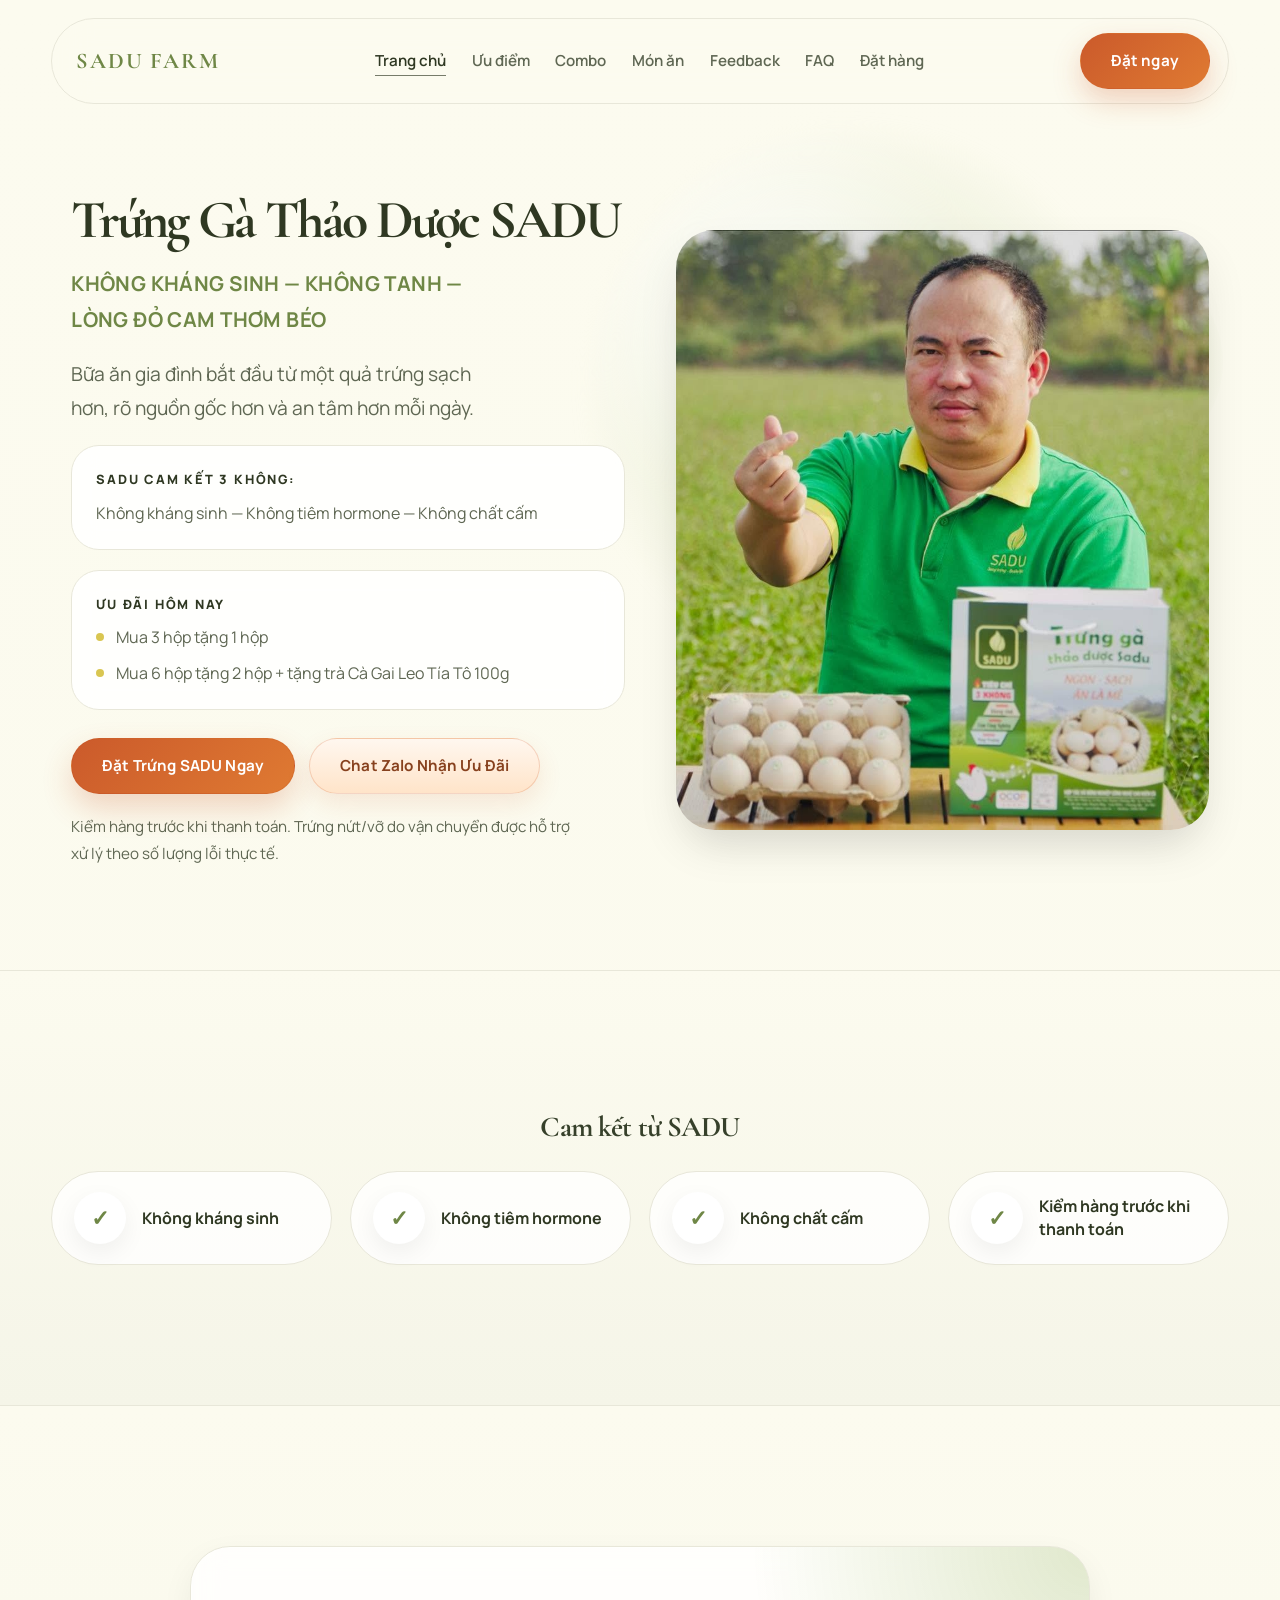
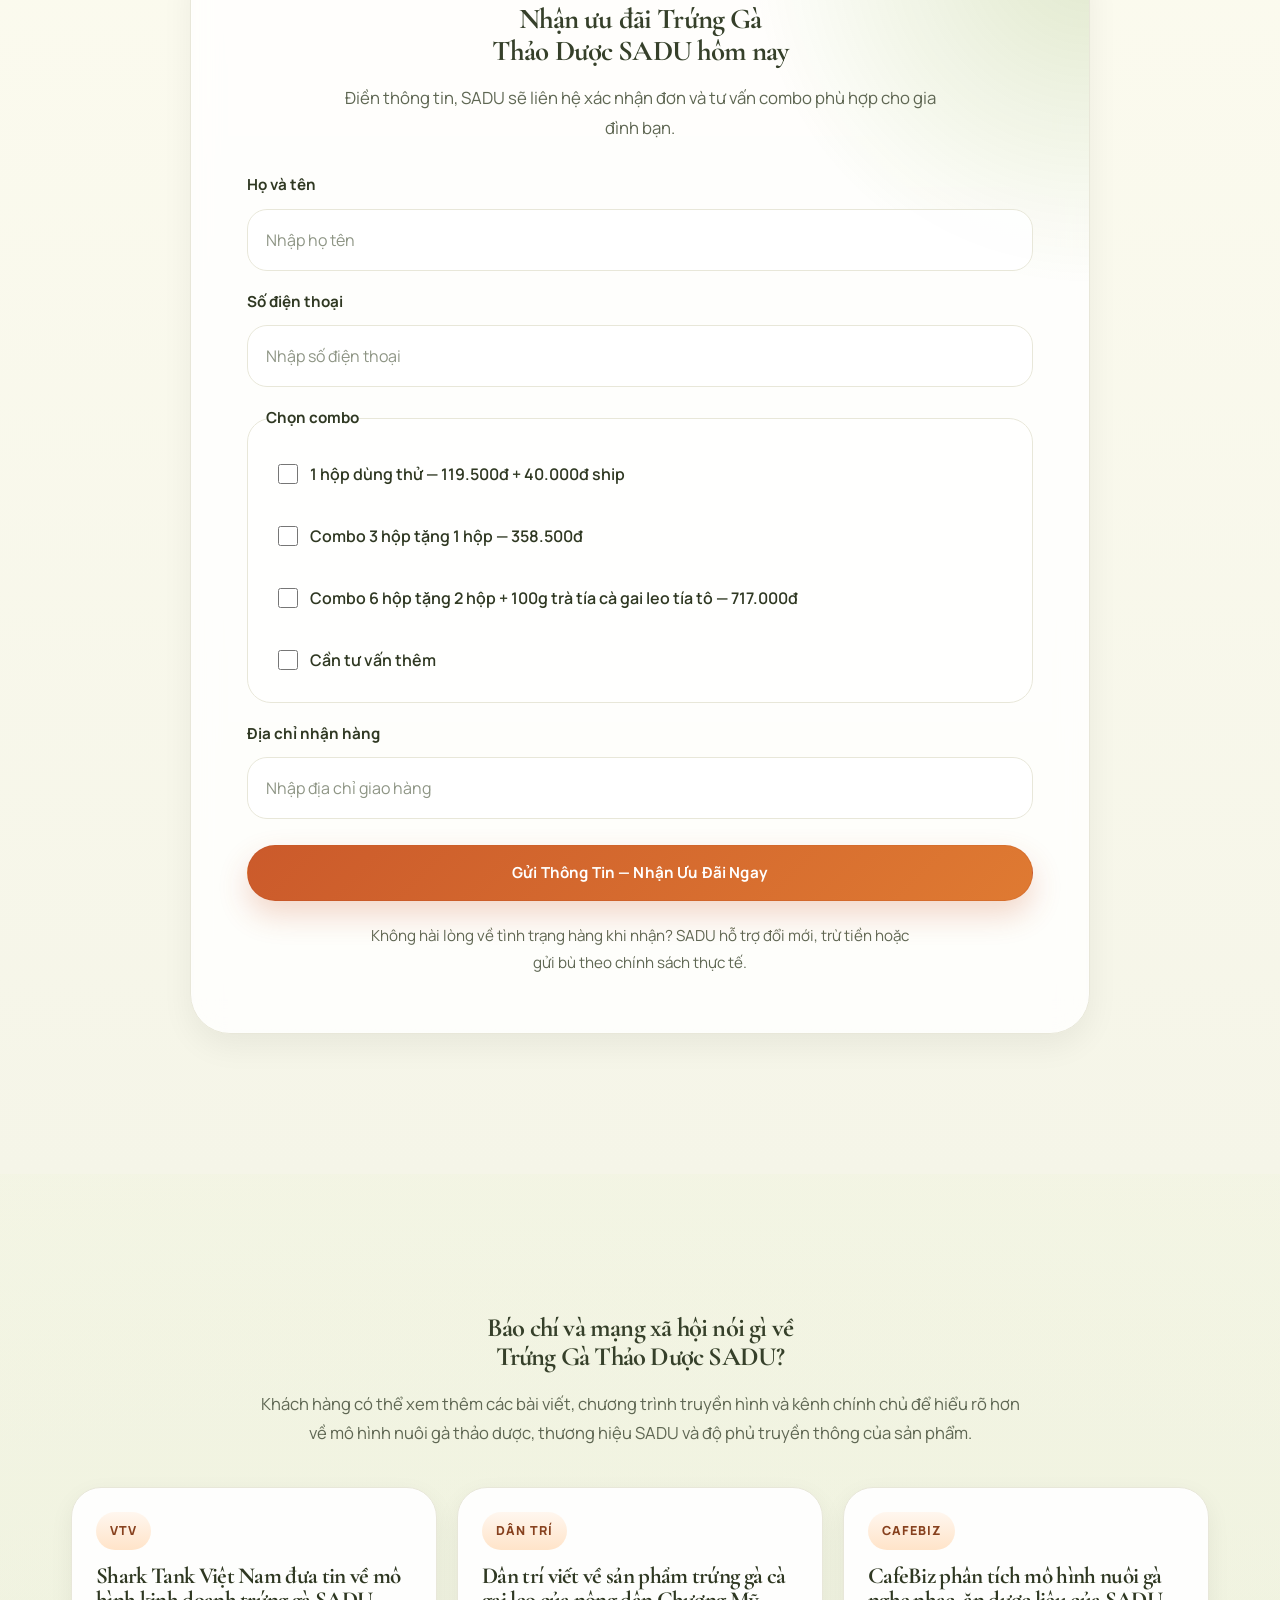
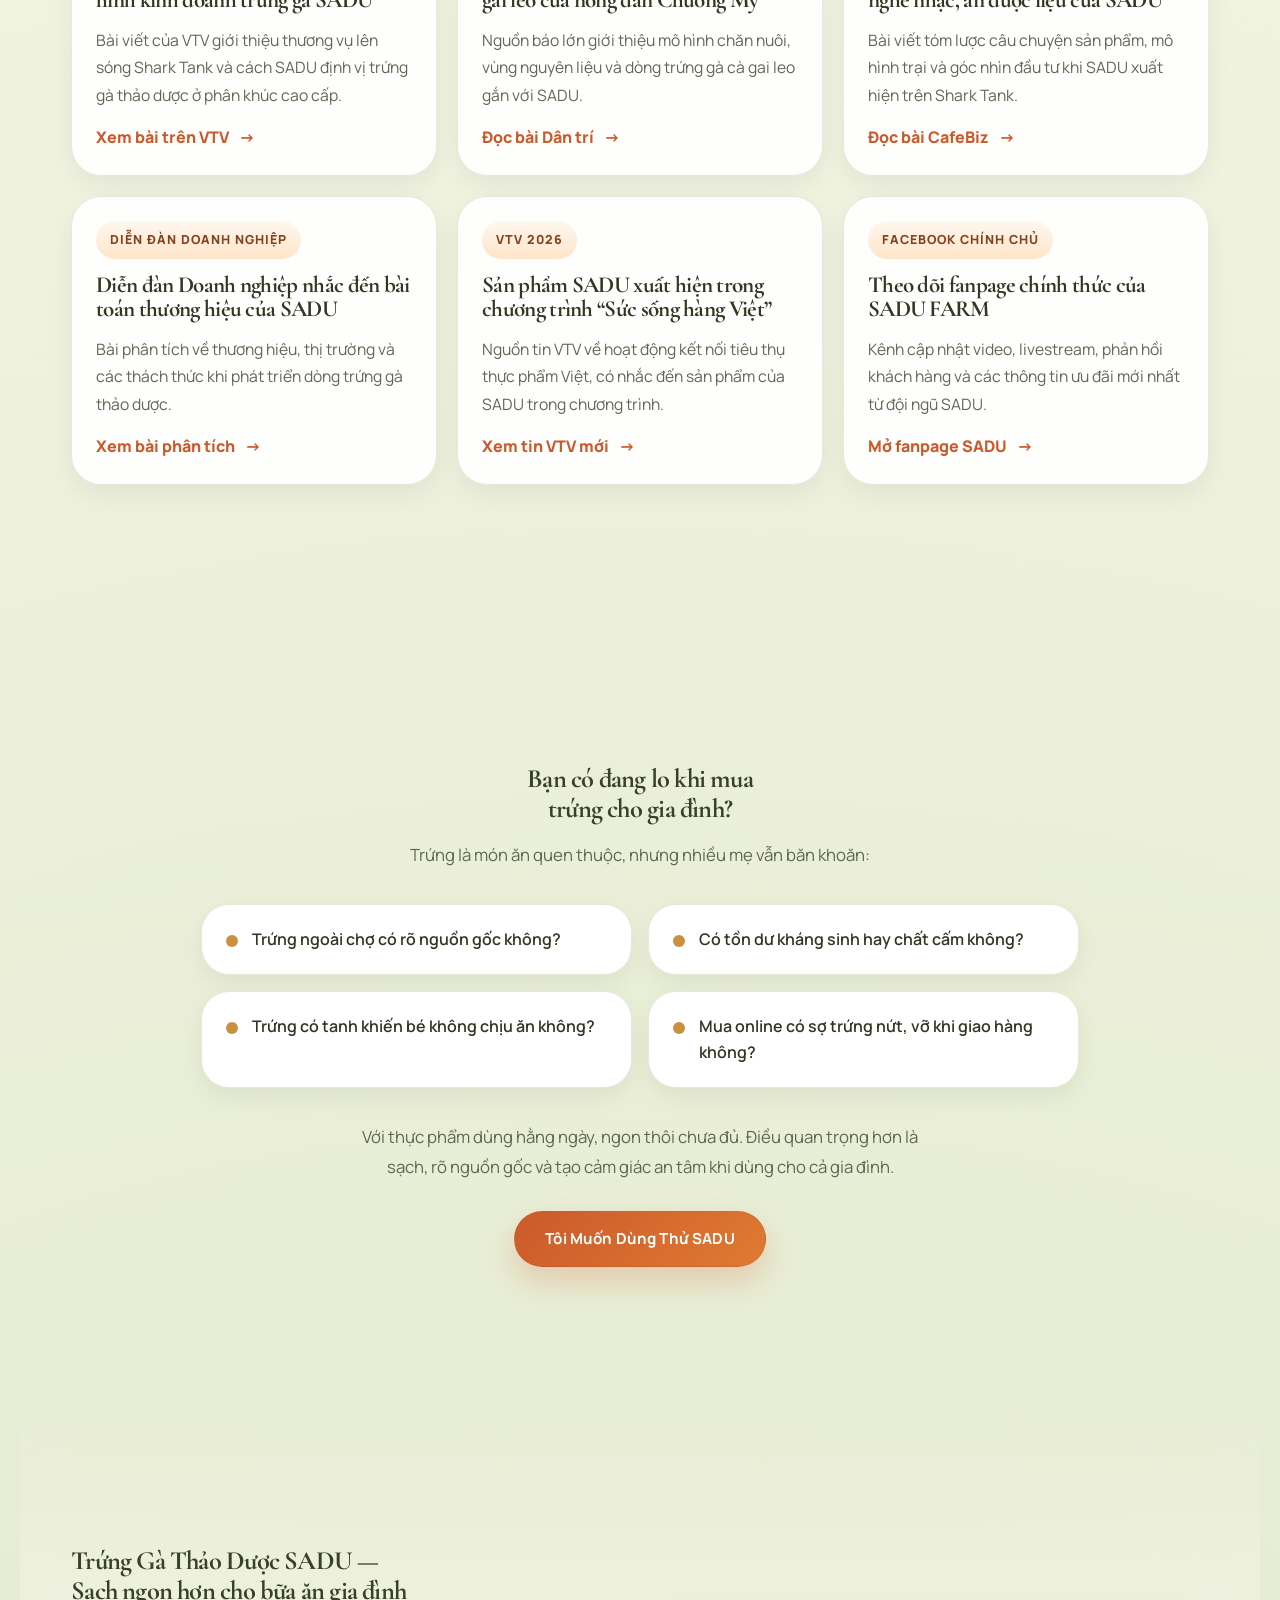
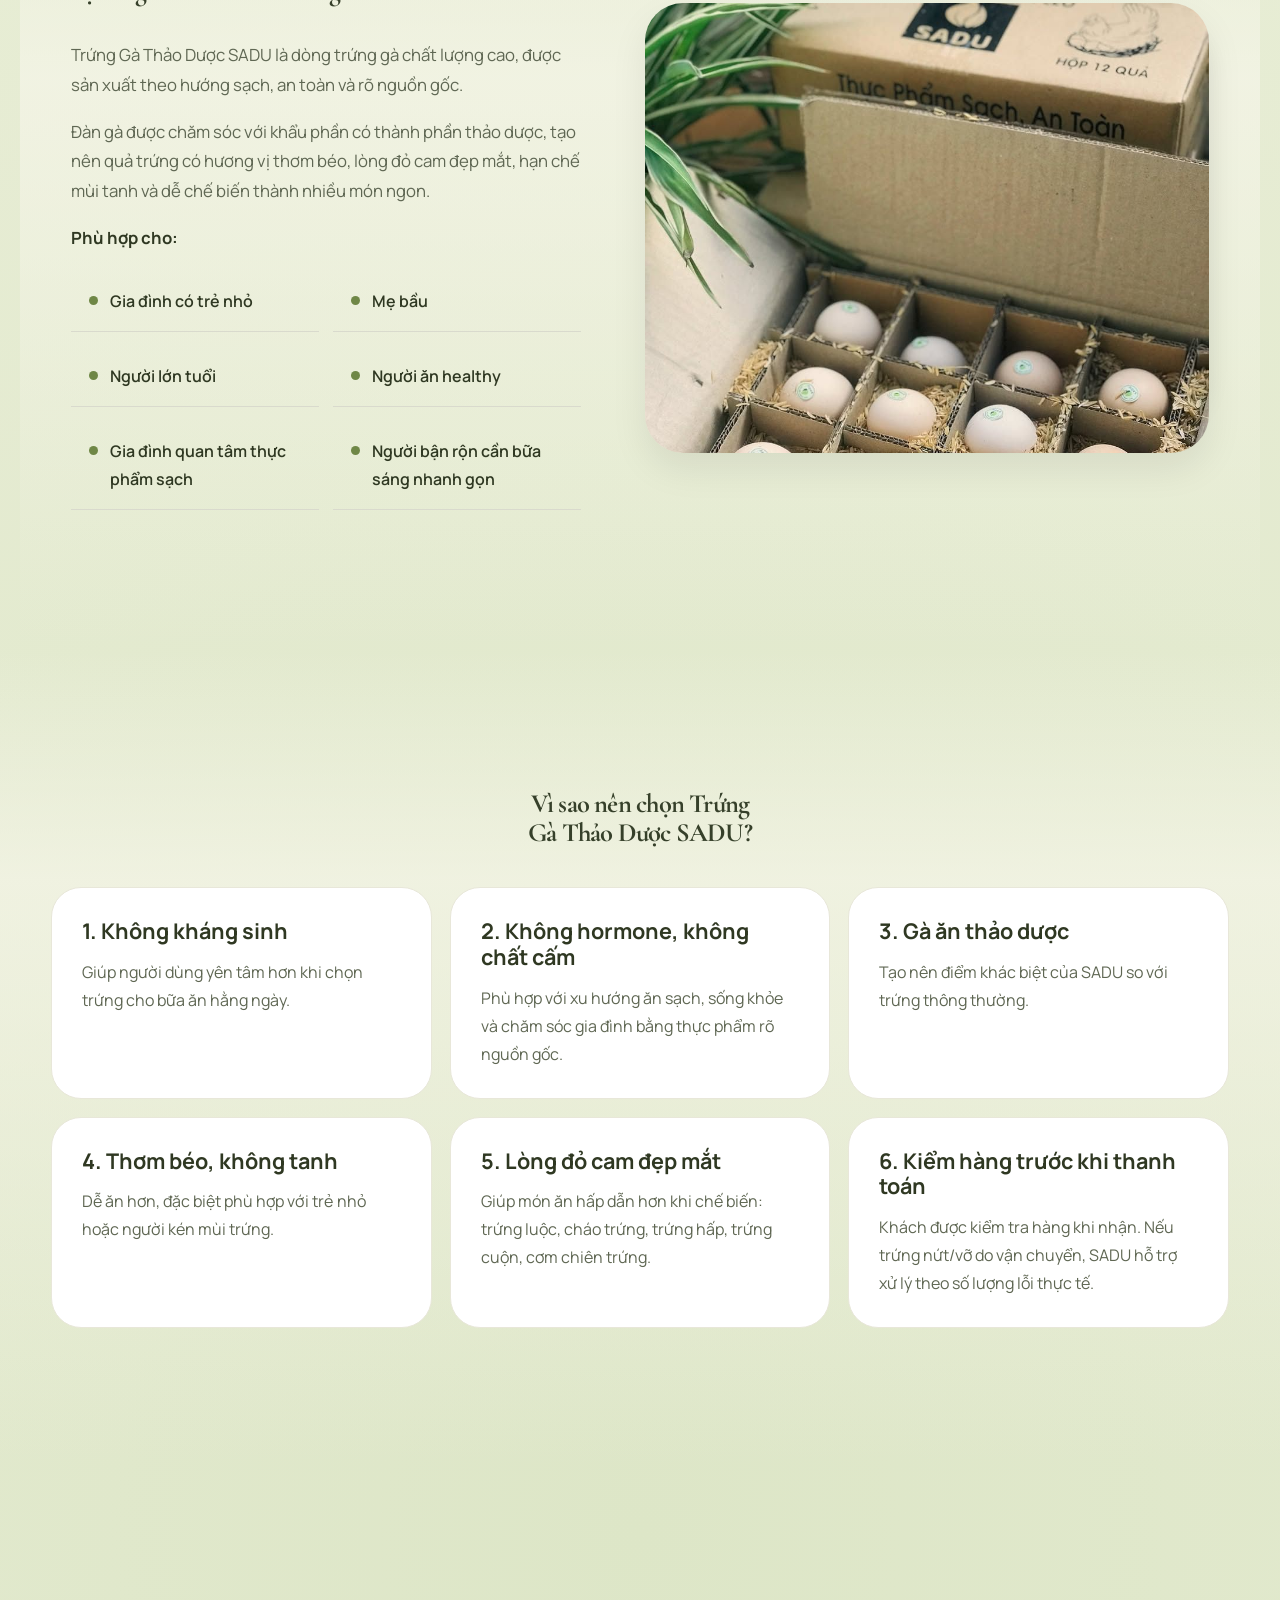
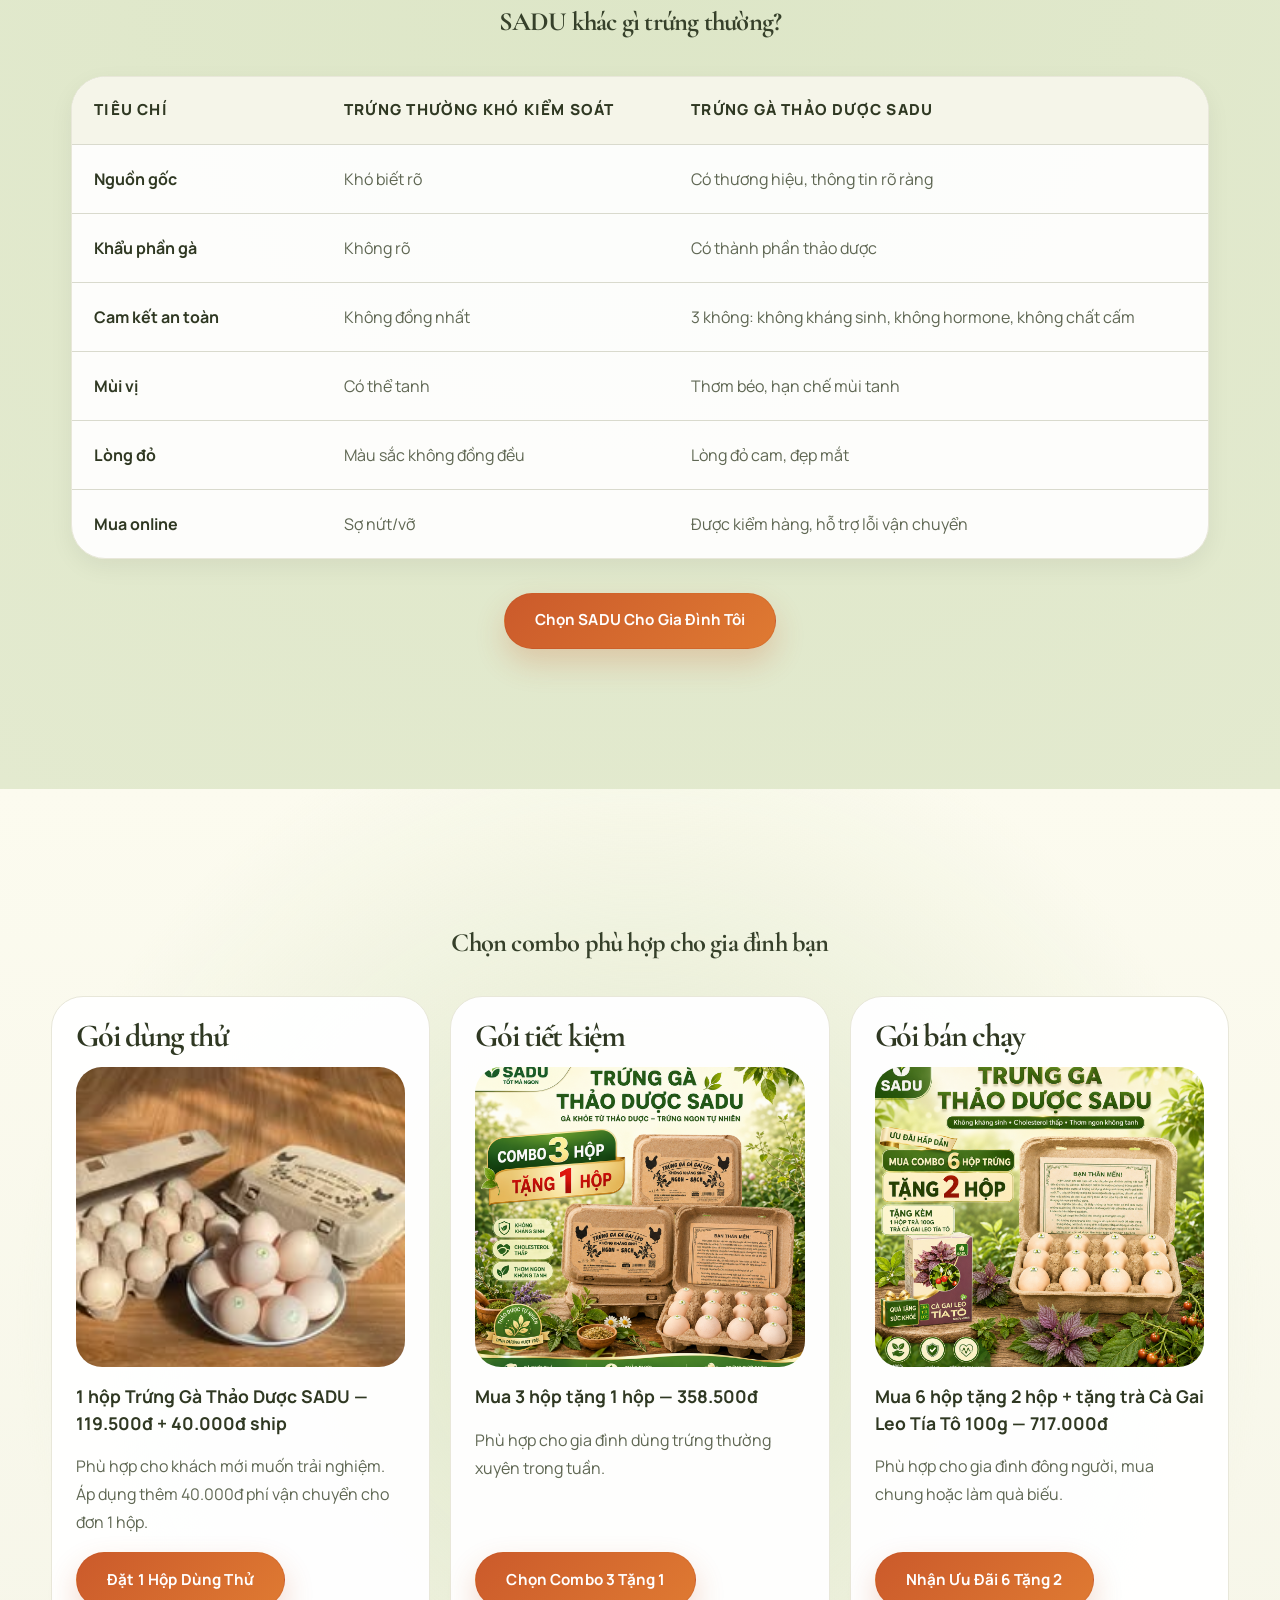
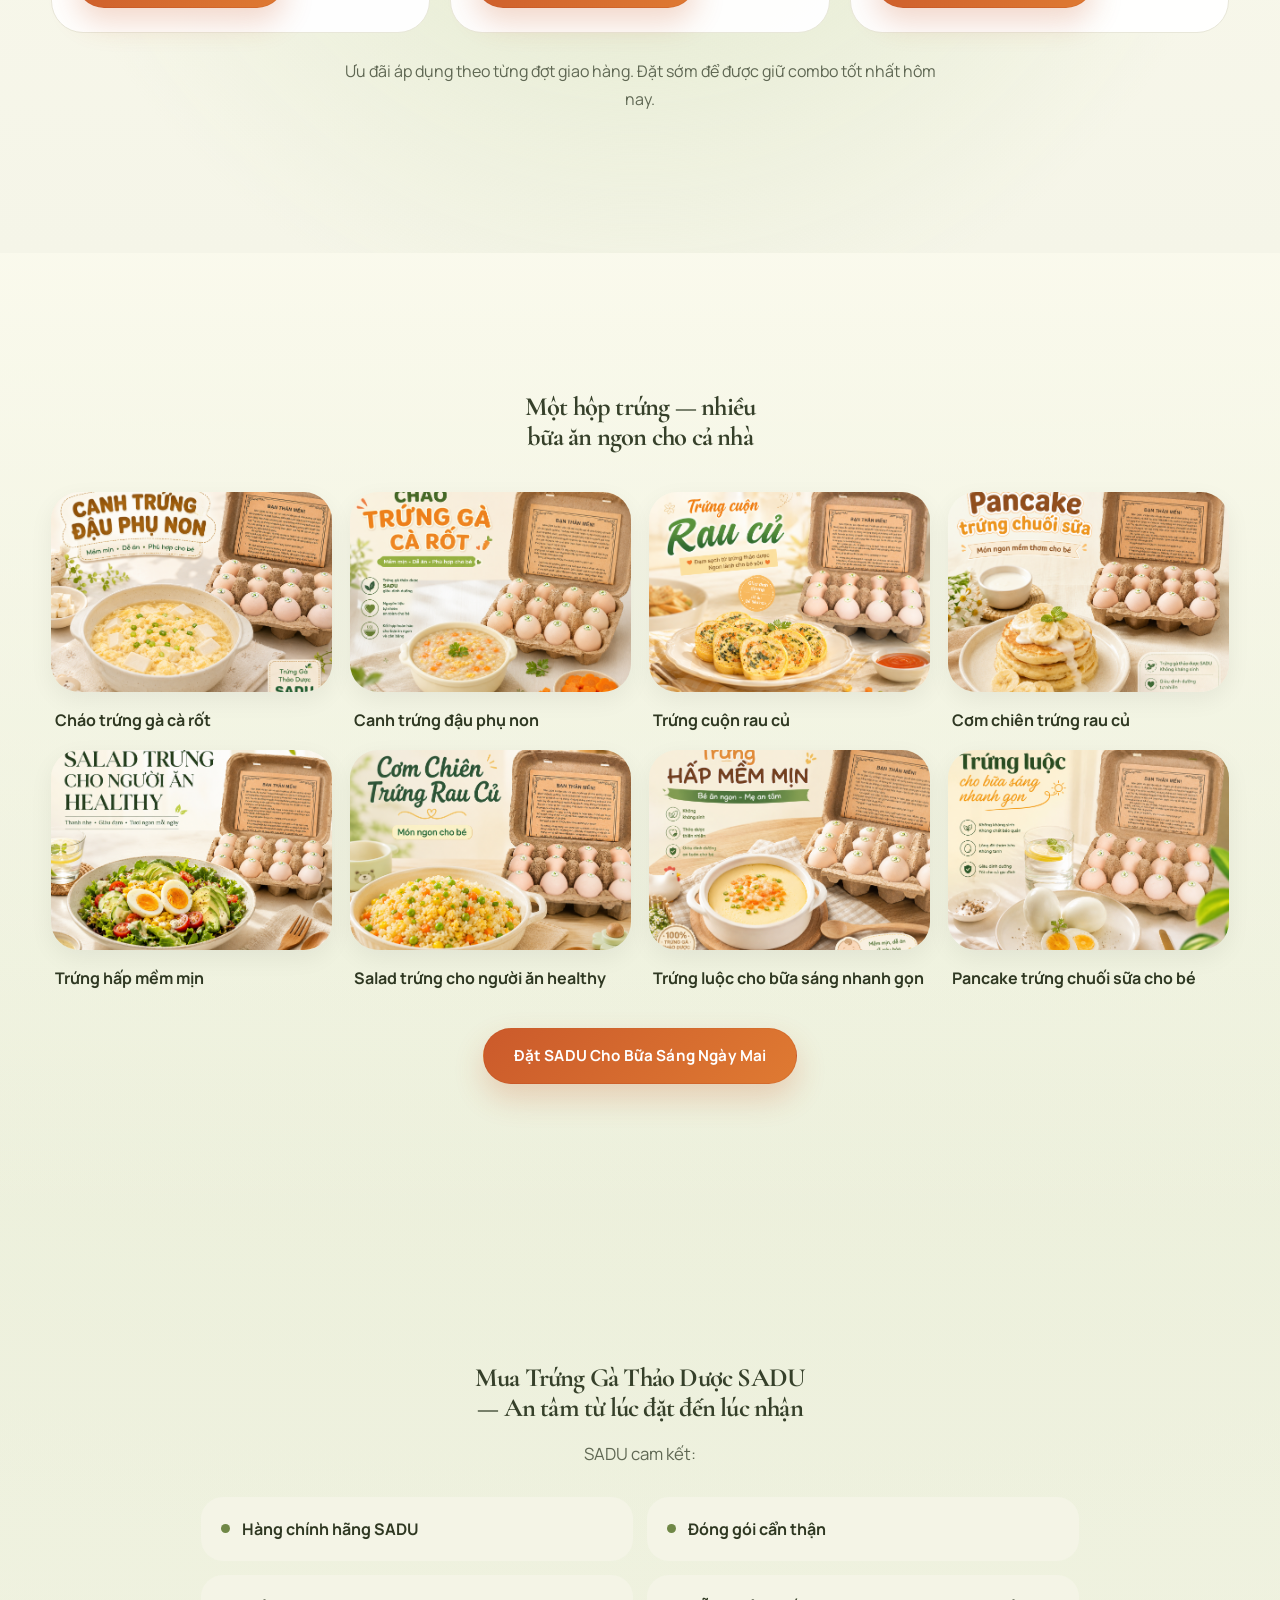
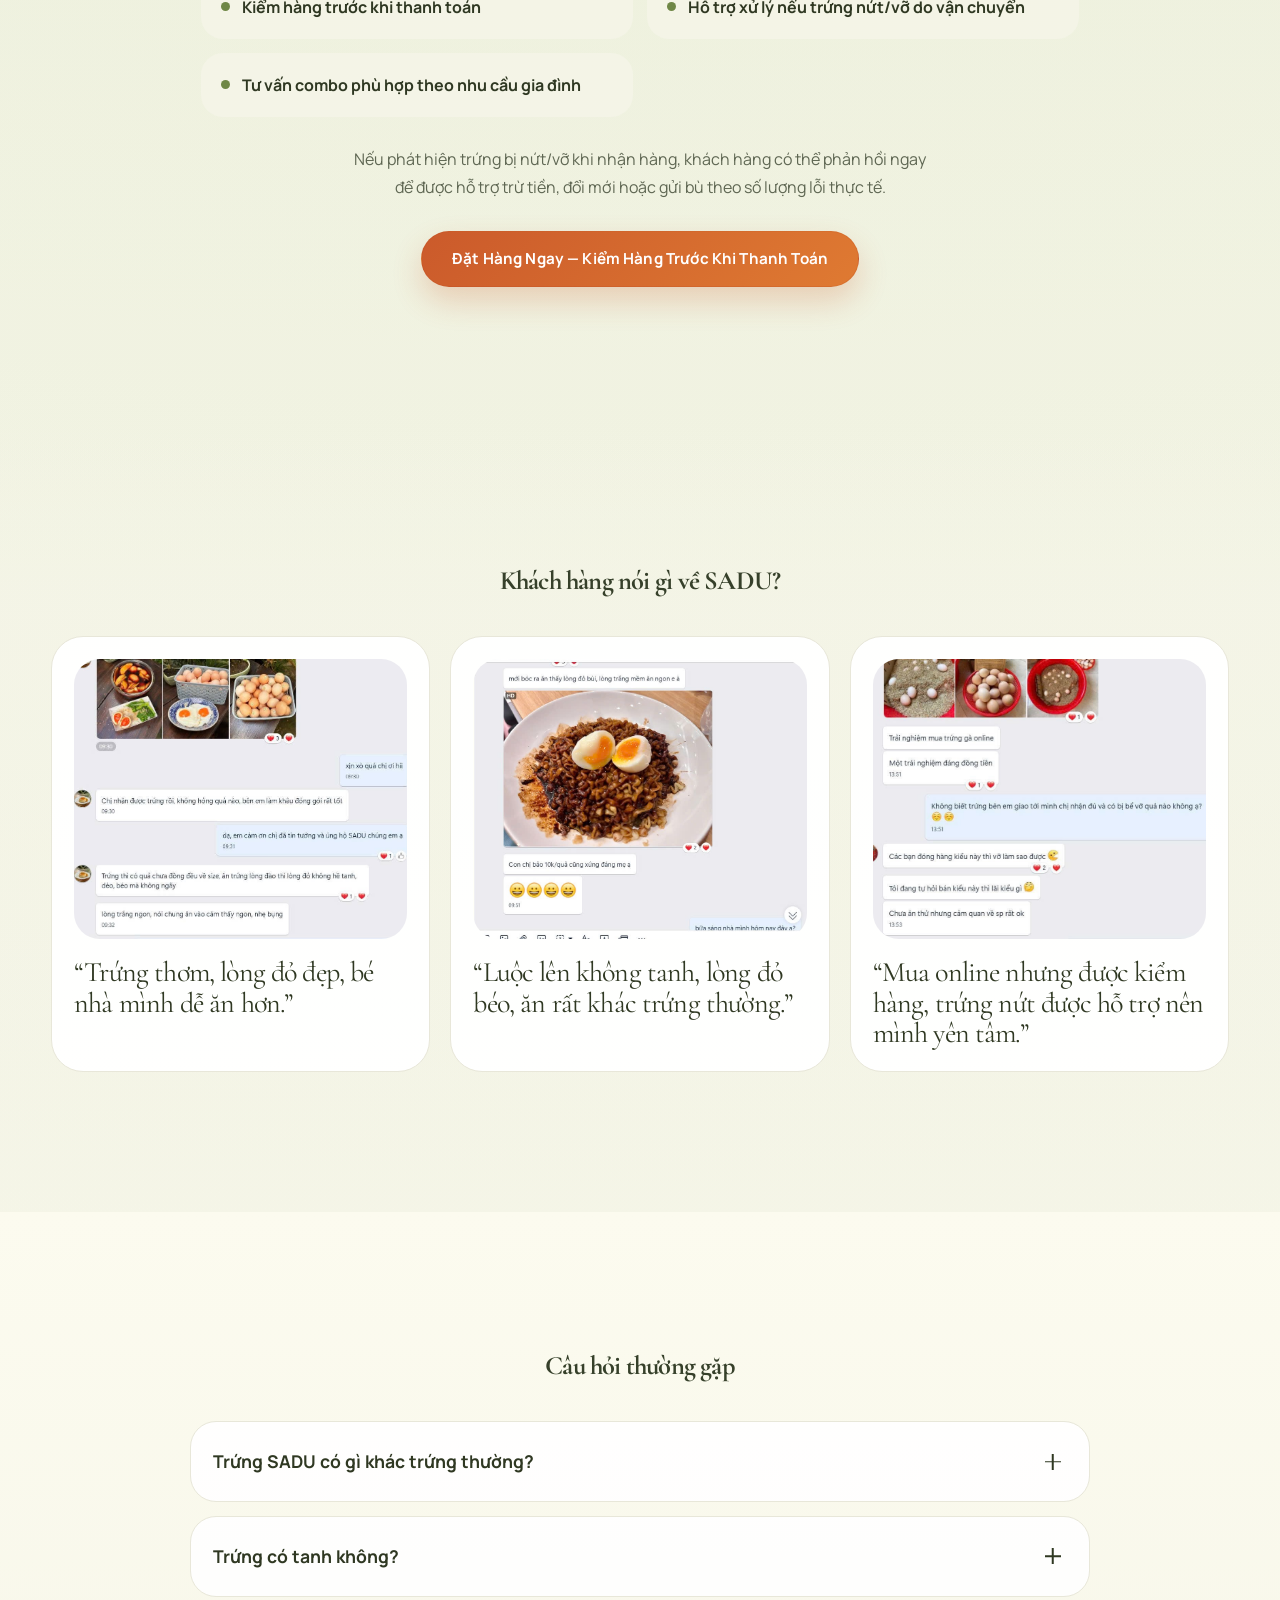
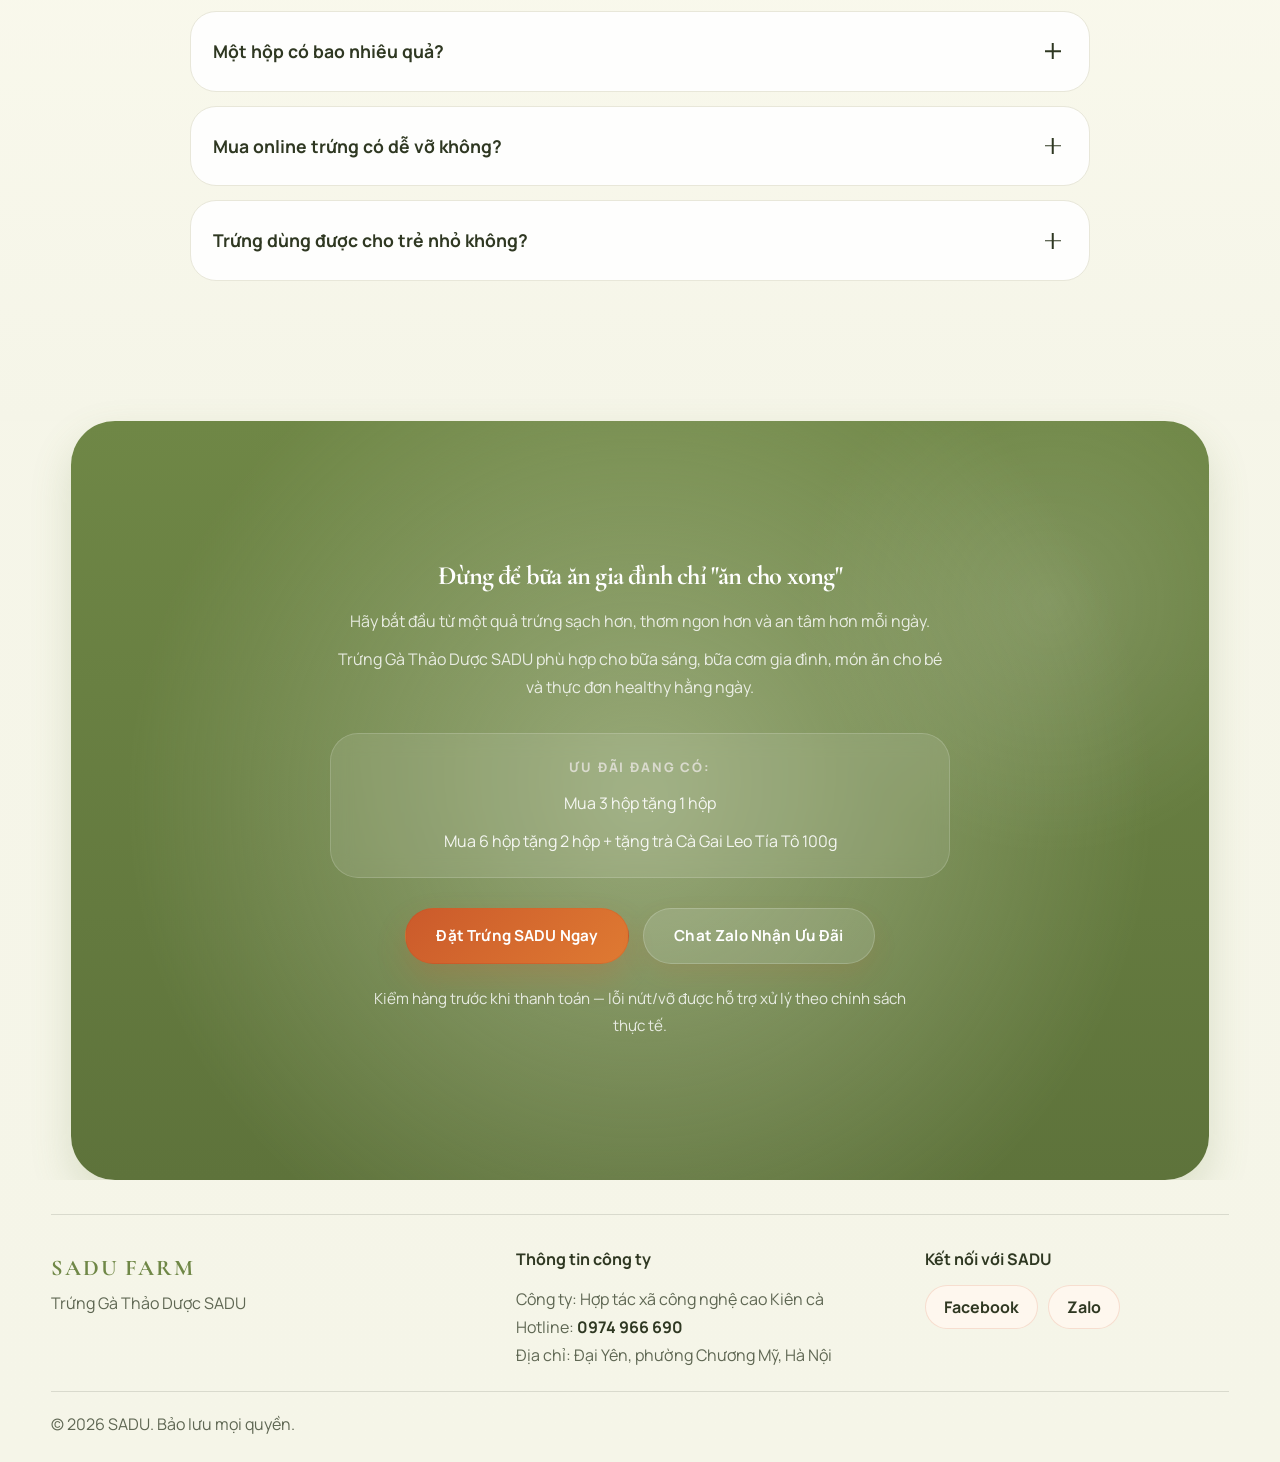
<file: index.html>
<!DOCTYPE html>
<html lang="vi">
<head>
  <meta charset="UTF-8">
  <meta name="viewport" content="width=device-width, initial-scale=1.0">

  <!-- ====================================================================
       ANALYTICS & TRACKING — THAY TOÀN BỘ ID DẠNG "XXXXXXX" BẰNG ID THẬT
       TRƯỚC KHI DEPLOY. Nếu cấu hình GA4/Meta Pixel/TikTok Pixel làm Tag
       bên trong GTM thì nên gỡ bớt snippet cài trực tiếp tương ứng bên
       dưới để tránh đếm trùng (double tracking).
       ==================================================================== -->

  <!-- Google Tag Manager -->
  <script>(function(w,d,s,l,i){w[l]=w[l]||[];w[l].push({'gtm.start':
  new Date().getTime(),event:'gtm.js'});var f=d.getElementsByTagName(s)[0],
  j=d.createElement(s),dl=l!='dataLayer'?'&l='+l:'';j.async=true;j.src=
  'https://www.googletagmanager.com/gtm.js?id='+i+dl;f.parentNode.insertBefore(j,f);
  })(window,document,'script','dataLayer','GTM-XXXXXXX');</script>
  <!-- End Google Tag Manager -->

  <title>Trứng Gà Thảo Dược SADU - Không kháng sinh, Không tanh, Lòng đỏ cam thơm béo</title>
  <meta name="description" content="Bữa ăn gia đình bắt đầu từ một quả trứng sạch hơn, rõ nguồn gốc hơn và an tâm hơn mỗi ngày. Trứng Gà Thảo Dược SADU - Không kháng sinh, Không tanh, Lòng đỏ cam thơm béo.">
  <link rel="canonical" href="https://sadu.vn/">

  <!-- Open Graph -->
  <meta property="og:type" content="website">
  <meta property="og:title" content="Trứng Gà Thảo Dược SADU - Không kháng sinh, Không tanh, Lòng đỏ cam thơm béo">
  <meta property="og:description" content="Bữa ăn gia đình bắt đầu từ một quả trứng sạch hơn, rõ nguồn gốc hơn và an tâm hơn mỗi ngày. SADU cam kết 3 không: Không kháng sinh — Không tiêm hormone — Không chất cấm.">
  <meta property="og:image" content="assets/media/hero-product.png">
  <meta property="og:url" content="https://sadu.vn/">
  <meta property="og:locale" content="vi_VN">

  <!-- Twitter -->
  <meta name="twitter:card" content="summary_large_image">
  <meta name="twitter:title" content="Trứng Gà Thảo Dược SADU - Không kháng sinh, Không tanh, Lòng đỏ cam thơm béo">
  <meta name="twitter:description" content="Bữa ăn gia đình bắt đầu từ một quả trứng sạch hơn, rõ nguồn gốc hơn và an tâm hơn mỗi ngày.">
  <meta name="twitter:image" content="assets/media/hero-product.png">

  <!-- Favicon -->
  <link rel="icon" type="image/png" sizes="32x32" href="assets/images/favicon/favicon-32x32.png">
  <link rel="icon" type="image/png" sizes="16x16" href="assets/images/favicon/favicon-16x16.png">
  <link rel="icon" type="image/png" sizes="32x32" href="assets/images/favicon/favicon-32x32.png">
  <link rel="apple-touch-icon" sizes="180x180" href="assets/images/favicon/apple-touch-icon.png">
  <link rel="mask-icon" href="assets/images/favicon/safari-pinned-tab.svg" color="#2E7D32">
  <meta name="msapplication-TileColor" content="#2E7D32">
  <meta name="msapplication-config" content="/browserconfig.xml">
  <meta name="theme-color" content="#2E7D32">

  <!-- Web App Manifest -->
  <link rel="manifest" href="manifest.webmanifest">

  <!-- Stylesheet -->
  <link rel="stylesheet" href="style.css">

  <!-- Structured Data (SEO) -->
  <script type="application/ld+json">
  {
    "@context": "https://schema.org",
    "@graph": [
      {
        "@type": "Organization",
        "name": "SADU",
        "url": "https://sadu.vn/",
        "logo": "https://sadu.vn/assets/media/hero-product.png",
        "description": "SADU cung cấp Trứng Gà Thảo Dược không kháng sinh, không tiêm hormone, không chất cấm, sản xuất theo hướng sạch và an toàn."
      },
      {
        "@type": "WebSite",
        "name": "Trứng Gà Thảo Dược SADU",
        "url": "https://sadu.vn/"
      },
      {
        "@type": "LocalBusiness",
        "name": "SADU",
        "url": "https://sadu.vn/",
        "image": "https://sadu.vn/assets/media/hero-product.png",
        "description": "SADU cung cấp Trứng Gà Thảo Dược không kháng sinh, không tiêm hormone, không chất cấm, sản xuất theo hướng sạch và an toàn."
      },
      {
        "@type": "Product",
        "name": "Trứng Gà Thảo Dược SADU",
        "description": "Trứng Gà Thảo Dược SADU - Không kháng sinh, Không tanh, Lòng đỏ cam thơm béo. Đàn gà được chăm sóc với khẩu phần có thành phần thảo dược.",
        "image": "https://sadu.vn/assets/media/hero-product.png",
        "brand": {
          "@type": "Brand",
          "name": "SADU"
        }
      },
      {
        "@type": "BreadcrumbList",
        "itemListElement": [
          {
            "@type": "ListItem",
            "position": 1,
            "name": "Trang chủ",
            "item": "https://sadu.vn/"
          },
          {
            "@type": "ListItem",
            "position": 2,
            "name": "Trứng Gà Thảo Dược SADU",
            "item": "https://sadu.vn/#trang-chu"
          }
        ]
      },
      {
        "@type": "FAQPage",
        "mainEntity": [
          {
            "@type": "Question",
            "name": "Trứng SADU có gì khác trứng thường?",
            "acceptedAnswer": {
              "@type": "Answer",
              "text": "SADU là trứng gà thảo dược, được sản xuất theo hướng sạch, có thương hiệu rõ ràng, cam kết không kháng sinh, không tiêm hormone, không chất cấm."
            }
          },
          {
            "@type": "Question",
            "name": "Trứng có tanh không?",
            "acceptedAnswer": {
              "@type": "Answer",
              "text": "Trứng SADU có vị thơm béo, hạn chế mùi tanh, dễ dùng cho trẻ nhỏ và người kén ăn."
            }
          },
          {
            "@type": "Question",
            "name": "Một hộp có bao nhiêu quả?",
            "acceptedAnswer": {
              "@type": "Answer",
              "text": "Một hộp gồm 12 quả."
            }
          },
          {
            "@type": "Question",
            "name": "Mua online trứng có dễ vỡ không?",
            "acceptedAnswer": {
              "@type": "Answer",
              "text": "SADU đóng gói cẩn thận và hỗ trợ kiểm hàng trước khi thanh toán. Nếu trứng nứt/vỡ do vận chuyển, SADU hỗ trợ xử lý theo số lượng lỗi thực tế."
            }
          },
          {
            "@type": "Question",
            "name": "Trứng dùng được cho trẻ nhỏ không?",
            "acceptedAnswer": {
              "@type": "Answer",
              "text": "Có thể chế biến thành nhiều món phù hợp cho trẻ như cháo trứng, trứng hấp, trứng cuộn. Với trẻ có tiền sử dị ứng trứng hoặc trẻ dưới 1 tuổi, nên hỏi thêm chuyên gia dinh dưỡng hoặc bác sĩ."
            }
          }
        ]
      }
    ]
  }
  </script>

  <!-- Google Analytics 4 -->
  <script async src="https://www.googletagmanager.com/gtag/js?id=G-XXXXXXXXXX"></script>
  <script>
    window.dataLayer = window.dataLayer || [];
    function gtag(){dataLayer.push(arguments);}
    gtag('js', new Date());
    gtag('config', 'G-XXXXXXXXXX');
  </script>

  <!-- Meta Pixel -->
  <script>
  !function(f,b,e,v,n,t,s)
  {if(f.fbq)return;n=f.fbq=function(){n.callMethod?
  n.callMethod.apply(n,arguments):n.queue.push(arguments)};
  if(!f._fbq)f._fbq=n;n.push=n;n.loaded=!0;n.version='2.0';
  n.queue=[];t=b.createElement(e);t.async=!0;
  t.src=v;s=b.getElementsByTagName(e)[0];
  s.parentNode.insertBefore(t,s)}(window, document,'script',
  'https://connect.facebook.net/en_US/fbevents.js');
  fbq('init', '1384438657162183');
  fbq('track', 'PageView');
  </script>

  <!-- TikTok Pixel -->
  <script>
  !function (w, d, t) {
    w.TiktokAnalyticsObject=t;var ttq=w[t]=w[t]||[];ttq.methods=["page","track","identify","instances","debug","on","off","once","ready","alias","group","enableCookie","disableCookie","holdConsent","revokeConsent","grantConsent"],ttq.setAndDefer=function(t,e){t[e]=function(){t.push([e].concat(Array.prototype.slice.call(arguments,0)))}};for(var i=0;i<ttq.methods.length;i++)ttq.setAndDefer(ttq,ttq.methods[i]);ttq.instance=function(t){for(var e=ttq._i[t]||[],n=0;n<ttq.methods.length;n++)ttq.setAndDefer(e,ttq.methods[n]);return e},ttq.load=function(e,n){var i="https://analytics.tiktok.com/i18n/pixel/events.js",o=n&&n.partner;ttq._i=ttq._i||{},ttq._i[e]=[],ttq._i[e]._u=i,ttq._t=ttq._t||{},ttq._t[e]=+new Date,ttq._o=ttq._o||{},ttq._o[e]=n||{};var a=document.createElement("script");a.type="text/javascript",a.async=!0,a.src=i+"?sdkid="+e+"&lib="+t;var s=document.getElementsByTagName("script")[0];s.parentNode.insertBefore(a,s)};

    ttq.load('XXXXXXXXXXXXXXXXXXXX');
    ttq.page();
  }(window, document, 'ttq');
  </script>

  <!-- Microsoft Clarity -->
  <script type="text/javascript">
    (function(c,l,a,r,i,t,y){
      c[a]=c[a]||function(){(c[a].q=c[a].q||[]).push(arguments)};
      t=l.createElement(r);t.async=1;t.src="https://www.clarity.ms/tag/"+i;
      y=l.getElementsByTagName(r)[0];y.parentNode.insertBefore(t,y);
    })(window, document, "clarity", "script", "xxxxxxxxxx");
  </script>
</head>
<body>

  <!-- Google Tag Manager (noscript) -->
  <noscript><iframe src="https://www.googletagmanager.com/ns.html?id=GTM-XXXXXXX"
  height="0" width="0" style="display:none;visibility:hidden" title="Google Tag Manager"></iframe></noscript>
  <!-- End Google Tag Manager (noscript) -->

  <!-- Meta Pixel (noscript) -->
  <noscript><img height="1" width="1" style="display:none"
  src="https://www.facebook.com/tr?id=1384438657162183&ev=PageView&noscript=1"
  alt=""></noscript>
  <!-- End Meta Pixel (noscript) -->

  <!-- Header -->
  <header class="header" id="header">
    <nav class="header__nav" aria-label="Điều hướng chính">
      <a class="header__logo" href="#trang-chu" aria-label="Trứng Gà Thảo Dược SADU - Về trang chủ">
        <span class="header__logo-text">SADU FARM</span>
      </a>
      <ul class="header__menu" role="list">
        <li class="header__menu-item"><a class="header__menu-link" href="#trang-chu">Trang chủ</a></li>
        <li class="header__menu-item"><a class="header__menu-link" href="#uu-diem">Ưu điểm</a></li>
        <li class="header__menu-item"><a class="header__menu-link" href="#combo">Combo</a></li>
        <li class="header__menu-item"><a class="header__menu-link" href="#mon-an">Món ăn</a></li>
        <li class="header__menu-item"><a class="header__menu-link" href="#feedback">Feedback</a></li>
        <li class="header__menu-item"><a class="header__menu-link" href="#faq">FAQ</a></li>
        <li class="header__menu-item"><a class="header__menu-link" href="#dat-hang">Đặt hàng</a></li>
      </ul>
      <a class="header__cta" href="#dat-hang" role="button" aria-label="Đặt ngay Trứng Gà Thảo Dược SADU" tabindex="0">Đặt ngay</a>
    </nav>
  </header>

  <main id="main-content">

    <!-- SECTION 1: Hero -->
    <section class="hero" id="trang-chu" aria-labelledby="hero-heading">
      <div class="hero__content">
        <h1 class="hero__title" id="hero-heading">Trứng Gà Thảo Dược SADU</h1>
        <p class="hero__subtitle">Không kháng sinh — Không tanh — Lòng đỏ cam thơm béo</p>
        <p class="hero__text">Bữa ăn gia đình bắt đầu từ một quả trứng sạch hơn, rõ nguồn gốc hơn và an tâm hơn mỗi ngày.</p>

        <div class="hero__usp" role="note" aria-label="Cam kết SADU">
          <p class="hero__usp-title">SADU cam kết 3 không:</p>
          <p class="hero__usp-text">Không kháng sinh — Không tiêm hormone — Không chất cấm</p>
        </div>

        <div class="hero__offer" aria-label="Ưu đãi hôm nay">
          <p class="hero__offer-title">Ưu đãi hôm nay</p>
          <ul class="hero__offer-list" role="list">
            <li class="hero__offer-item">Mua 3 hộp tặng 1 hộp</li>
            <li class="hero__offer-item">Mua 6 hộp tặng 2 hộp + tặng trà Cà Gai Leo Tía Tô 100g</li>
          </ul>
        </div>

        <div class="hero__actions">
          <a class="hero__button hero__button--primary" href="#dat-hang" role="button" aria-label="Đặt trứng SADU ngay" tabindex="0">Đặt Trứng SADU Ngay</a>
          <a class="hero__button hero__button--secondary" href="https://zalo.me/0974966690" role="button" aria-label="Chat Zalo để được tư vấn" tabindex="0" target="_blank" rel="noopener noreferrer">Chat Zalo Nhận Ưu Đãi</a>
        </div>

        <p class="hero__note">Kiểm hàng trước khi thanh toán. Trứng nứt/vỡ do vận chuyển được hỗ trợ xử lý theo số lượng lỗi thực tế.</p>
      </div>

      <div class="hero__image">
        <!-- ================================= -->
        <!-- TODO -->
        <!-- Replace with real SADU image -->
        <!-- Recommended size 600x600 -->
        <!-- ================================= -->
        <img src="assets/image/hero.jpg" alt="Trứng gà thảo dược SADU đóng hộp" width="600" height="600" loading="eager" fetchpriority="high" decoding="async">
      </div>
    </section>

    <!-- SECTION 2: Trust Bar -->
    <section class="trust-bar" id="trust-bar" aria-labelledby="trust-bar-heading">
      <h2 class="trust-bar__heading" id="trust-bar-heading">Cam kết từ SADU</h2>
      <ul class="trust-bar__list" role="list">
        <li class="trust-bar__item">
          <span class="trust-bar__icon" aria-hidden="true">✓</span>
          <span class="trust-bar__text">Không kháng sinh</span>
        </li>
        <li class="trust-bar__item">
          <span class="trust-bar__icon" aria-hidden="true">✓</span>
          <span class="trust-bar__text">Không tiêm hormone</span>
        </li>
        <li class="trust-bar__item">
          <span class="trust-bar__icon" aria-hidden="true">✓</span>
          <span class="trust-bar__text">Không chất cấm</span>
        </li>
        <li class="trust-bar__item">
          <span class="trust-bar__icon" aria-hidden="true">✓</span>
          <span class="trust-bar__text">Kiểm hàng trước khi thanh toán</span>
        </li>
      </ul>
    </section>

    <!-- SECTION 3: Form đặt hàng -->
    <section class="order-form" id="dat-hang" aria-labelledby="order-form-heading">
      <div class="order-form__wrapper">
        <h2 class="order-form__heading" id="order-form-heading">Nhận ưu đãi Trứng Gà Thảo Dược SADU hôm nay</h2>
        <p class="order-form__text">Điền thông tin, SADU sẽ liên hệ xác nhận đơn và tư vấn combo phù hợp cho gia đình bạn.</p>

        <form class="order-form__form" action="#" method="post" aria-labelledby="order-form-heading">
          <div class="order-form__group">
            <label class="order-form__label" for="ho-ten">Họ và tên</label>
            <input class="order-form__input" type="text" id="ho-ten" name="ho_ten" placeholder="Nhập họ tên" autocomplete="name" required>
          </div>

          <div class="order-form__group">
            <label class="order-form__label" for="so-dien-thoai">Số điện thoại</label>
            <input class="order-form__input" type="tel" id="so-dien-thoai" name="so_dien_thoai" placeholder="Nhập số điện thoại" autocomplete="tel" required>
          </div>

          <fieldset class="order-form__fieldset">
            <legend class="order-form__legend">Chọn combo</legend>
            <div class="order-form__checkbox-group">
              <input class="order-form__checkbox" type="checkbox" id="combo-dung-thu" name="combo" value="1-hop-dung-thu">
              <label class="order-form__checkbox-label" for="combo-dung-thu">1 hộp dùng thử — 119.500đ + 40.000đ ship</label>
            </div>
            <div class="order-form__checkbox-group">
              <input class="order-form__checkbox" type="checkbox" id="combo-3-tang-1" name="combo" value="combo-3-tang-1">
              <label class="order-form__checkbox-label" for="combo-3-tang-1">Combo 3 hộp tặng 1 hộp — 358.500đ</label>
            </div>
            <div class="order-form__checkbox-group">
              <input class="order-form__checkbox" type="checkbox" id="combo-6-tang-2" name="combo" value="combo-6-tang-2-tang-tra">
              <label class="order-form__checkbox-label" for="combo-6-tang-2">Combo 6 hộp tặng 2 hộp + 100g trà tía cà gai leo tía tô — 717.000đ</label>
            </div>
            <div class="order-form__checkbox-group">
              <input class="order-form__checkbox" type="checkbox" id="combo-tu-van" name="combo" value="can-tu-van-them">
              <label class="order-form__checkbox-label" for="combo-tu-van">Cần tư vấn thêm</label>
            </div>
          </fieldset>

          <div class="order-form__group">
            <label class="order-form__label" for="dia-chi">Địa chỉ nhận hàng</label>
            <input class="order-form__input" type="text" id="dia-chi" name="dia_chi" placeholder="Nhập địa chỉ giao hàng" autocomplete="street-address" required>
          </div>

          <button class="order-form__submit" type="submit" aria-label="Gửi thông tin nhận ưu đãi ngay">Gửi Thông Tin — Nhận Ưu Đãi Ngay</button>
        </form>

        <p class="order-form__note">Không hài lòng về tình trạng hàng khi nhận? SADU hỗ trợ đổi mới, trừ tiền hoặc gửi bù theo chính sách thực tế.</p>
      </div>
    </section>

    <!-- SECTION 4: Báo chí & mạng xã hội -->
    <section class="press" id="bao-chi" aria-labelledby="press-heading">
      <h2 class="press__heading" id="press-heading">Báo chí và mạng xã hội nói gì về Trứng Gà Thảo Dược SADU?</h2>
      <p class="press__intro">Khách hàng có thể xem thêm các bài viết, chương trình truyền hình và kênh chính chủ để hiểu rõ hơn về mô hình nuôi gà thảo dược, thương hiệu SADU và độ phủ truyền thông của sản phẩm.</p>

      <div class="press__grid">
        <article class="press__card">
          <span class="press__tag">VTV</span>
          <h3 class="press__title">Shark Tank Việt Nam đưa tin về mô hình kinh doanh trứng gà SADU</h3>
          <p class="press__text">Bài viết của VTV giới thiệu thương vụ lên sóng Shark Tank và cách SADU định vị trứng gà thảo dược ở phân khúc cao cấp.</p>
          <a class="press__link" href="https://vtv.vn/truyen-hinh/shark-tank-viet-nam-ban-trung-ga-gia-cao-gap-4-lan-thi-truong-startup-van-duoc-dau-tu-2022062008460316.htm" target="_blank" rel="noopener noreferrer">Xem bài trên VTV</a>
        </article>

        <article class="press__card">
          <span class="press__tag">Dân trí</span>
          <h3 class="press__title">Dân trí viết về sản phẩm trứng gà cà gai leo của nông dân Chương Mỹ</h3>
          <p class="press__text">Nguồn báo lớn giới thiệu mô hình chăn nuôi, vùng nguyên liệu và dòng trứng gà cà gai leo gắn với SADU.</p>
          <a class="press__link" href="https://dantri.com.vn/doi-song/trung-ga-ca-gai-leo-san-pham-doc-dao-cua-nong-dan-chuong-my-20220414171532640.htm" target="_blank" rel="noopener noreferrer">Đọc bài Dân trí</a>
        </article>

        <article class="press__card">
          <span class="press__tag">CafeBiz</span>
          <h3 class="press__title">CafeBiz phân tích mô hình nuôi gà nghe nhạc, ăn dược liệu của SADU</h3>
          <p class="press__text">Bài viết tóm lược câu chuyện sản phẩm, mô hình trại và góc nhìn đầu tư khi SADU xuất hiện trên Shark Tank.</p>
          <a class="press__link" href="https://cafebiz.vn/nuoi-ga-nghe-nhac-an-duoc-lieu-de-thu-trung-hang-hieu-startup-bi-shark-phu-che-cho-khong-cung-khong-lay-nhung-shark-hung-van-chot-keo-10-ty-dong-20220620124438844.chn" target="_blank" rel="noopener noreferrer">Đọc bài CafeBiz</a>
        </article>

        <article class="press__card">
          <span class="press__tag">Diễn đàn Doanh nghiệp</span>
          <h3 class="press__title">Diễn đàn Doanh nghiệp nhắc đến bài toán thương hiệu của SADU</h3>
          <p class="press__text">Bài phân tích về thương hiệu, thị trường và các thách thức khi phát triển dòng trứng gà thảo dược.</p>
          <a class="press__link" href="https://diendandoanhnghiep.vn/nan-de-cua-trung-ga-thao-duoc-sadu-10020188.html" target="_blank" rel="noopener noreferrer">Xem bài phân tích</a>
        </article>

        <article class="press__card">
          <span class="press__tag">VTV 2026</span>
          <h3 class="press__title">Sản phẩm SADU xuất hiện trong chương trình “Sức sống hàng Việt”</h3>
          <p class="press__text">Nguồn tin VTV về hoạt động kết nối tiêu thụ thực phẩm Việt, có nhắc đến sản phẩm của SADU trong chương trình.</p>
          <a class="press__link" href="https://vtv.vn/livestream-tiep-suc-tieu-thu-thuc-pham-viet-100260402150842773.htm" target="_blank" rel="noopener noreferrer">Xem tin VTV mới</a>
        </article>

        <article class="press__card">
          <span class="press__tag">Facebook chính chủ</span>
          <h3 class="press__title">Theo dõi fanpage chính thức của SADU FARM</h3>
          <p class="press__text">Kênh cập nhật video, livestream, phản hồi khách hàng và các thông tin ưu đãi mới nhất từ đội ngũ SADU.</p>
          <a class="press__link" href="https://www.facebook.com/trunggasadu.official/" target="_blank" rel="noopener noreferrer">Mở fanpage SADU</a>
        </article>
      </div>
    </section>

    <!-- SECTION 5: Pain Point -->
    <section class="pain-point" id="noi-lo-khach-hang" aria-labelledby="pain-point-heading">
      <h2 class="pain-point__heading" id="pain-point-heading">Bạn có đang lo khi mua trứng cho gia đình?</h2>
      <p class="pain-point__intro">Trứng là món ăn quen thuộc, nhưng nhiều mẹ vẫn băn khoăn:</p>
      <ul class="pain-point__list" role="list">
        <li class="pain-point__item">Trứng ngoài chợ có rõ nguồn gốc không?</li>
        <li class="pain-point__item">Có tồn dư kháng sinh hay chất cấm không?</li>
        <li class="pain-point__item">Trứng có tanh khiến bé không chịu ăn không?</li>
        <li class="pain-point__item">Mua online có sợ trứng nứt, vỡ khi giao hàng không?</li>
      </ul>
      <p class="pain-point__conclusion">Với thực phẩm dùng hằng ngày, ngon thôi chưa đủ. Điều quan trọng hơn là sạch, rõ nguồn gốc và tạo cảm giác an tâm khi dùng cho cả gia đình.</p>
      <a class="pain-point__cta" href="#dat-hang" role="button" aria-label="Tôi muốn dùng thử SADU" tabindex="0">Tôi Muốn Dùng Thử SADU</a>
    </section>

    <!-- SECTION 5: Giải pháp SADU -->
    <section class="solution" id="giai-phap" aria-labelledby="solution-heading">
      <div class="solution__content">
        <h2 class="solution__heading" id="solution-heading">Trứng Gà Thảo Dược SADU — Sạch ngon hơn cho bữa ăn gia đình</h2>
        <p class="solution__text">Trứng Gà Thảo Dược SADU là dòng trứng gà chất lượng cao, được sản xuất theo hướng sạch, an toàn và rõ nguồn gốc.</p>
        <p class="solution__text">Đàn gà được chăm sóc với khẩu phần có thành phần thảo dược, tạo nên quả trứng có hương vị thơm béo, lòng đỏ cam đẹp mắt, hạn chế mùi tanh và dễ chế biến thành nhiều món ngon.</p>

        <p class="solution__list-title">Phù hợp cho:</p>
        <ul class="solution__list" role="list">
          <li class="solution__item">Gia đình có trẻ nhỏ</li>
          <li class="solution__item">Mẹ bầu</li>
          <li class="solution__item">Người lớn tuổi</li>
          <li class="solution__item">Người ăn healthy</li>
          <li class="solution__item">Gia đình quan tâm thực phẩm sạch</li>
          <li class="solution__item">Người bận rộn cần bữa sáng nhanh gọn</li>
        </ul>
      </div>

      <div class="solution__image">
        <!-- ================================= -->
        <!-- TODO -->
        <!-- Replace with real SADU image -->
        <!-- Recommended size 600x450 -->
        <!-- ================================= -->
        <img src="assets/media/solution-product.jpg" alt="Sản phẩm trứng gà thảo dược SADU và khay trứng" width="600" height="450" loading="lazy" decoding="async">
      </div>
    </section>

    <!-- SECTION 6: USP -->
    <section class="usp" id="uu-diem" aria-labelledby="usp-heading">
      <h2 class="usp__heading" id="usp-heading">Vì sao nên chọn Trứng Gà Thảo Dược SADU?</h2>
      <div class="usp__grid">
        <article class="usp__card">
          <h3 class="usp__card-title">1. Không kháng sinh</h3>
          <p class="usp__card-text">Giúp người dùng yên tâm hơn khi chọn trứng cho bữa ăn hằng ngày.</p>
        </article>
        <article class="usp__card">
          <h3 class="usp__card-title">2. Không hormone, không chất cấm</h3>
          <p class="usp__card-text">Phù hợp với xu hướng ăn sạch, sống khỏe và chăm sóc gia đình bằng thực phẩm rõ nguồn gốc.</p>
        </article>
        <article class="usp__card">
          <h3 class="usp__card-title">3. Gà ăn thảo dược</h3>
          <p class="usp__card-text">Tạo nên điểm khác biệt của SADU so với trứng thông thường.</p>
        </article>
        <article class="usp__card">
          <h3 class="usp__card-title">4. Thơm béo, không tanh</h3>
          <p class="usp__card-text">Dễ ăn hơn, đặc biệt phù hợp với trẻ nhỏ hoặc người kén mùi trứng.</p>
        </article>
        <article class="usp__card">
          <h3 class="usp__card-title">5. Lòng đỏ cam đẹp mắt</h3>
          <p class="usp__card-text">Giúp món ăn hấp dẫn hơn khi chế biến: trứng luộc, cháo trứng, trứng hấp, trứng cuộn, cơm chiên trứng.</p>
        </article>
        <article class="usp__card">
          <h3 class="usp__card-title">6. Kiểm hàng trước khi thanh toán</h3>
          <p class="usp__card-text">Khách được kiểm tra hàng khi nhận. Nếu trứng nứt/vỡ do vận chuyển, SADU hỗ trợ xử lý theo số lượng lỗi thực tế.</p>
        </article>
      </div>
    </section>

    <!-- SECTION 7: Bảng so sánh -->
    <section class="comparison" id="so-sanh" aria-labelledby="comparison-heading">
      <h2 class="comparison__heading" id="comparison-heading">SADU khác gì trứng thường?</h2>
      <div class="comparison__table-wrapper" tabindex="0" role="region" aria-labelledby="comparison-heading">
        <table class="comparison__table">
          <caption class="comparison__caption">Bảng so sánh Trứng Gà Thảo Dược SADU và trứng thường</caption>
          <thead>
            <tr>
              <th class="comparison__header" scope="col">Tiêu chí</th>
              <th class="comparison__header" scope="col">Trứng thường khó kiểm soát</th>
              <th class="comparison__header" scope="col">Trứng Gà Thảo Dược SADU</th>
            </tr>
          </thead>
          <tbody>
            <tr>
              <th class="comparison__row-header" scope="row">Nguồn gốc</th>
              <td class="comparison__cell">Khó biết rõ</td>
              <td class="comparison__cell">Có thương hiệu, thông tin rõ ràng</td>
            </tr>
            <tr>
              <th class="comparison__row-header" scope="row">Khẩu phần gà</th>
              <td class="comparison__cell">Không rõ</td>
              <td class="comparison__cell">Có thành phần thảo dược</td>
            </tr>
            <tr>
              <th class="comparison__row-header" scope="row">Cam kết an toàn</th>
              <td class="comparison__cell">Không đồng nhất</td>
              <td class="comparison__cell">3 không: không kháng sinh, không hormone, không chất cấm</td>
            </tr>
            <tr>
              <th class="comparison__row-header" scope="row">Mùi vị</th>
              <td class="comparison__cell">Có thể tanh</td>
              <td class="comparison__cell">Thơm béo, hạn chế mùi tanh</td>
            </tr>
            <tr>
              <th class="comparison__row-header" scope="row">Lòng đỏ</th>
              <td class="comparison__cell">Màu sắc không đồng đều</td>
              <td class="comparison__cell">Lòng đỏ cam, đẹp mắt</td>
            </tr>
            <tr>
              <th class="comparison__row-header" scope="row">Mua online</th>
              <td class="comparison__cell">Sợ nứt/vỡ</td>
              <td class="comparison__cell">Được kiểm hàng, hỗ trợ lỗi vận chuyển</td>
            </tr>
          </tbody>
        </table>
      </div>
      <a class="comparison__cta" href="#dat-hang" role="button" aria-label="Chọn SADU cho gia đình tôi" tabindex="0">Chọn SADU Cho Gia Đình Tôi</a>
    </section>

    <!-- SECTION 8: Combo -->
    <section class="combo" id="combo" aria-labelledby="combo-heading">
      <h2 class="combo__heading" id="combo-heading">Chọn combo phù hợp cho gia đình bạn</h2>
      <div class="combo__grid">
        <article class="combo__card">
          <h3 class="combo__card-title">Gói dùng thử</h3>
          <!-- ================================= -->
          <!-- TODO -->
          <!-- Replace with real SADU image -->
          <!-- Recommended size 300x300 -->
          <!-- ================================= -->
          <img class="combo__card-image" src="assets/media/combo-trial.jpg" alt="Khay trứng SADU gói dùng thử" width="300" height="300" loading="lazy" decoding="async">
          <p class="combo__card-desc">1 hộp Trứng Gà Thảo Dược SADU — 119.500đ + 40.000đ ship</p>
          <p class="combo__card-note">Phù hợp cho khách mới muốn trải nghiệm. Áp dụng thêm 40.000đ phí vận chuyển cho đơn 1 hộp.</p>
          <a class="combo__card-cta" href="#dat-hang" role="button" aria-label="Đặt 1 hộp dùng thử" tabindex="0">Đặt 1 Hộp Dùng Thử</a>
        </article>
        <article class="combo__card">
          <h3 class="combo__card-title">Gói tiết kiệm</h3>
          <!-- ================================= -->
          <!-- TODO -->
          <!-- Replace with real SADU image -->
          <!-- Recommended size 300x300 -->
          <!-- ================================= -->
          <img class="combo__card-image" src="assets/image/combo-(3).png" alt="Combo trứng gà thảo dược SADU tiết kiệm" width="300" height="300" loading="lazy" decoding="async">
          <p class="combo__card-desc">Mua 3 hộp tặng 1 hộp — 358.500đ</p>
          <p class="combo__card-note">Phù hợp cho gia đình dùng trứng thường xuyên trong tuần.</p>
          <a class="combo__card-cta" href="#dat-hang" role="button" aria-label="Chọn combo 3 tặng 1" tabindex="0">Chọn Combo 3 Tặng 1</a>
        </article>
        <article class="combo__card">
          <h3 class="combo__card-title">Gói bán chạy</h3>
          <!-- ================================= -->
          <!-- TODO -->
          <!-- Replace with real SADU image -->
          <!-- Recommended size 300x300 -->
          <!-- ================================= -->
          <img class="combo__card-image" src="assets/image/combo-(2).png" alt="Túi quà trứng gà thảo dược SADU bán chạy" width="300" height="300" loading="lazy" decoding="async">
          <p class="combo__card-desc">Mua 6 hộp tặng 2 hộp + tặng trà Cà Gai Leo Tía Tô 100g — 717.000đ</p>
          <p class="combo__card-note">Phù hợp cho gia đình đông người, mua chung hoặc làm quà biếu.</p>
          <a class="combo__card-cta" href="#dat-hang" role="button" aria-label="Nhận ưu đãi 6 tặng 2" tabindex="0">Nhận Ưu Đãi 6 Tặng 2</a>
        </article>
      </div>
      <p class="combo__note">Ưu đãi áp dụng theo từng đợt giao hàng. Đặt sớm để được giữ combo tốt nhất hôm nay.</p>
    </section>

    <!-- SECTION 9: Món ăn -->
    <section class="dishes" id="mon-an" aria-labelledby="dishes-heading">
      <h2 class="dishes__heading" id="dishes-heading">Một hộp trứng — nhiều bữa ăn ngon cho cả nhà</h2>
      <ul class="dishes__grid" role="list">
        <li class="dishes__item">
          <!-- ================================= -->
          <!-- TODO -->
          <!-- Replace with real SADU image -->
          <!-- Recommended size 260x200 -->
          <!-- ================================= -->
          <img class="dishes__image" src="assets/image/mon-an-(2).png" alt="Cháo trứng gà cà rốt SADU cho bé" width="260" height="200" loading="lazy" decoding="async">
          <span class="dishes__name">Cháo trứng gà cà rốt</span>
        </li>
        <li class="dishes__item">
          <!-- ================================= -->
          <!-- TODO -->
          <!-- Replace with real SADU image -->
          <!-- Recommended size 260x200 -->
          <!-- ================================= -->
          <img class="dishes__image" src="assets/image/mon-an-(3).png" alt="Canh trứng đậu phụ non SADU" width="260" height="200" loading="lazy" decoding="async">
          <span class="dishes__name">Canh trứng đậu phụ non</span>
        </li>
        <li class="dishes__item">
          <!-- ================================= -->
          <!-- TODO -->
          <!-- Replace with real SADU image -->
          <!-- Recommended size 260x200 -->
          <!-- ================================= -->
          <img class="dishes__image" src="assets/image/mon-an-(7).png" alt="Trứng cuộn rau củ SADU" width="260" height="200" loading="lazy" decoding="async">
          <span class="dishes__name">Trứng cuộn rau củ</span>
        </li>
        <li class="dishes__item">
          <!-- ================================= -->
          <!-- TODO -->
          <!-- Replace with real SADU image -->
          <!-- Recommended size 260x200 -->
          <!-- ================================= -->
          <img class="dishes__image" src="assets/image/mon-an-(5).png" alt="Cơm chiên trứng rau củ SADU" width="260" height="200" loading="lazy" decoding="async">
          <span class="dishes__name">Cơm chiên trứng rau củ</span>
        </li>
        <li class="dishes__item">
          <!-- ================================= -->
          <!-- TODO -->
          <!-- Replace with real SADU image -->
          <!-- Recommended size 260x200 -->
          <!-- ================================= -->
          <img class="dishes__image" src="assets/image/mon-an-(6).png" alt="Trứng hấp mềm mịn SADU" width="260" height="200" loading="lazy" decoding="async">
          <span class="dishes__name">Trứng hấp mềm mịn</span>
        </li>
        <li class="dishes__item">
          <!-- ================================= -->
          <!-- TODO -->
          <!-- Replace with real SADU image -->
          <!-- Recommended size 260x200 -->
          <!-- ================================= -->
          <img class="dishes__image" src="assets/image/mon-an-(8).png" alt="Salad trứng SADU cho người ăn healthy" width="260" height="200" loading="lazy" decoding="async">
          <span class="dishes__name">Salad trứng cho người ăn healthy</span>
        </li>
        <li class="dishes__item">
          <!-- ================================= -->
          <!-- TODO -->
          <!-- Replace with real SADU image -->
          <!-- Recommended size 260x200 -->
          <!-- ================================= -->
          <img class="dishes__image" src="assets/image/mon-an-(9).png" alt="Trứng luộc SADU cho bữa sáng nhanh gọn" width="260" height="200" loading="lazy" decoding="async">
          <span class="dishes__name">Trứng luộc cho bữa sáng nhanh gọn</span>
        </li>
        <li class="dishes__item">
          <!-- ================================= -->
          <!-- TODO -->
          <!-- Replace with real SADU image -->
          <!-- Recommended size 260x200 -->
          <!-- ================================= -->
          <img class="dishes__image" src="assets/image/mon-an-(10).png" alt="Pancake trứng chuối sữa SADU" width="260" height="200" loading="lazy" decoding="async">
          <span class="dishes__name">Pancake trứng chuối sữa cho bé</span>
        </li>
      </ul>
      <a class="dishes__cta" href="#dat-hang" role="button" aria-label="Đặt SADU cho bữa sáng ngày mai" tabindex="0">Đặt SADU Cho Bữa Sáng Ngày Mai</a>
    </section>

    <!-- SECTION 10: Cam kết -->
    <section class="commitment" id="cam-ket" aria-labelledby="commitment-heading">
      <h2 class="commitment__heading" id="commitment-heading">Mua Trứng Gà Thảo Dược SADU — An tâm từ lúc đặt đến lúc nhận</h2>
      <p class="commitment__intro">SADU cam kết:</p>
      <ul class="commitment__list" role="list">
        <li class="commitment__item">Hàng chính hãng SADU</li>
        <li class="commitment__item">Đóng gói cẩn thận</li>
        <li class="commitment__item">Kiểm hàng trước khi thanh toán</li>
        <li class="commitment__item">Hỗ trợ xử lý nếu trứng nứt/vỡ do vận chuyển</li>
        <li class="commitment__item">Tư vấn combo phù hợp theo nhu cầu gia đình</li>
      </ul>
      <p class="commitment__note">Nếu phát hiện trứng bị nứt/vỡ khi nhận hàng, khách hàng có thể phản hồi ngay để được hỗ trợ trừ tiền, đổi mới hoặc gửi bù theo số lượng lỗi thực tế.</p>
      <a class="commitment__cta" href="#dat-hang" role="button" aria-label="Đặt hàng ngay, kiểm hàng trước khi thanh toán" tabindex="0">Đặt Hàng Ngay — Kiểm Hàng Trước Khi Thanh Toán</a>
    </section>

    <!-- SECTION 11: Feedback -->
    <section class="feedback" id="feedback" aria-labelledby="feedback-heading">
      <h2 class="feedback__heading" id="feedback-heading">Khách hàng nói gì về SADU?</h2>
      <div class="feedback__grid">
        <article class="feedback__card">
          <!-- ================================= -->
          <!-- TODO -->
          <!-- Replace with real SADU image -->
          <!-- Recommended size 280x280 -->
          <!-- ================================= -->
          <img class="feedback__image" src="assets/media/feedback-chat-quality.jpg" alt="Feedback khách hàng về chất lượng trứng SADU" width="280" height="280" loading="lazy" decoding="async">
          <blockquote class="feedback__quote">
            <p>“Trứng thơm, lòng đỏ đẹp, bé nhà mình dễ ăn hơn.”</p>
          </blockquote>
        </article>
        <article class="feedback__card">
          <!-- ================================= -->
          <!-- TODO -->
          <!-- Replace with real SADU image -->
          <!-- Recommended size 280x280 -->
          <!-- ================================= -->
          <img class="feedback__image" src="assets/media/feedback-chat-yolk.jpg" alt="Feedback khách hàng về lòng đỏ cam và vị ngon" width="280" height="280" loading="lazy" decoding="async">
          <blockquote class="feedback__quote">
            <p>“Luộc lên không tanh, lòng đỏ béo, ăn rất khác trứng thường.”</p>
          </blockquote>
        </article>
        <article class="feedback__card">
          <!-- ================================= -->
          <!-- TODO -->
          <!-- Replace with real SADU image -->
          <!-- Recommended size 280x280 -->
          <!-- ================================= -->
          <img class="feedback__image" src="assets/media/feedback-chat-shipping.jpg" alt="Feedback khách hàng về đóng gói và giao hàng an tâm" width="280" height="280" loading="lazy" decoding="async">
          <blockquote class="feedback__quote">
            <p>“Mua online nhưng được kiểm hàng, trứng nứt được hỗ trợ nên mình yên tâm.”</p>
          </blockquote>
        </article>
      </div>
    </section>

    <!-- SECTION 12: FAQ -->
    <section class="faq" id="faq" aria-labelledby="faq-heading">
      <h2 class="faq__heading" id="faq-heading">Câu hỏi thường gặp</h2>
      <div class="faq__list">
        <article class="faq__item">
          <details class="faq__details">
            <summary class="faq__question" id="faq-q1">Trứng SADU có gì khác trứng thường?</summary>
            <p class="faq__answer" aria-labelledby="faq-q1">SADU là trứng gà thảo dược, được sản xuất theo hướng sạch, có thương hiệu rõ ràng, cam kết không kháng sinh, không tiêm hormone, không chất cấm.</p>
          </details>
        </article>
        <article class="faq__item">
          <details class="faq__details">
            <summary class="faq__question" id="faq-q2">Trứng có tanh không?</summary>
            <p class="faq__answer" aria-labelledby="faq-q2">Trứng SADU có vị thơm béo, hạn chế mùi tanh, dễ dùng cho trẻ nhỏ và người kén ăn.</p>
          </details>
        </article>
        <article class="faq__item">
          <details class="faq__details">
            <summary class="faq__question" id="faq-q3">Một hộp có bao nhiêu quả?</summary>
            <p class="faq__answer" aria-labelledby="faq-q3">Một hộp gồm 12 quả.</p>
          </details>
        </article>
        <article class="faq__item">
          <details class="faq__details">
            <summary class="faq__question" id="faq-q4">Mua online trứng có dễ vỡ không?</summary>
            <p class="faq__answer" aria-labelledby="faq-q4">SADU đóng gói cẩn thận và hỗ trợ kiểm hàng trước khi thanh toán. Nếu trứng nứt/vỡ do vận chuyển, SADU hỗ trợ xử lý theo số lượng lỗi thực tế.</p>
          </details>
        </article>
        <article class="faq__item">
          <details class="faq__details">
            <summary class="faq__question" id="faq-q5">Trứng dùng được cho trẻ nhỏ không?</summary>
            <p class="faq__answer" aria-labelledby="faq-q5">Có thể chế biến thành nhiều món phù hợp cho trẻ như cháo trứng, trứng hấp, trứng cuộn. Với trẻ có tiền sử dị ứng trứng hoặc trẻ dưới 1 tuổi, nên hỏi thêm chuyên gia dinh dưỡng hoặc bác sĩ.</p>
          </details>
        </article>
      </div>
    </section>

    <!-- SECTION 13: CTA cuối trang -->
    <section class="final-cta" id="cta-cuoi-trang" aria-labelledby="final-cta-heading">
      <h2 class="final-cta__heading" id="final-cta-heading">Đừng để bữa ăn gia đình chỉ "ăn cho xong"</h2>
      <p class="final-cta__text">Hãy bắt đầu từ một quả trứng sạch hơn, thơm ngon hơn và an tâm hơn mỗi ngày.</p>
      <p class="final-cta__text">Trứng Gà Thảo Dược SADU phù hợp cho bữa sáng, bữa cơm gia đình, món ăn cho bé và thực đơn healthy hằng ngày.</p>

      <div class="final-cta__offer" aria-label="Ưu đãi đang có">
        <p class="final-cta__offer-title">Ưu đãi đang có:</p>
        <ul class="final-cta__offer-list" role="list">
          <li class="final-cta__offer-item">Mua 3 hộp tặng 1 hộp</li>
          <li class="final-cta__offer-item">Mua 6 hộp tặng 2 hộp + tặng trà Cà Gai Leo Tía Tô 100g</li>
        </ul>
      </div>

      <div class="final-cta__actions">
        <a class="final-cta__button final-cta__button--primary" href="#dat-hang" role="button" aria-label="Đặt trứng SADU ngay" tabindex="0">Đặt Trứng SADU Ngay</a>
        <a class="final-cta__button final-cta__button--secondary" href="https://zalo.me/0974966690" role="button" aria-label="Chat Zalo để được tư vấn" tabindex="0" target="_blank" rel="noopener noreferrer">Chat Zalo Nhận Ưu Đãi</a>
      </div>

      <p class="final-cta__note">Kiểm hàng trước khi thanh toán — lỗi nứt/vỡ được hỗ trợ xử lý theo chính sách thực tế.</p>
    </section>

  </main>

  <!-- Footer -->
  <footer class="footer" id="footer">
    <div class="footer__top">
      <div class="footer__brand">
        <span class="footer__logo-text">SADU FARM</span>
        <p class="footer__desc">Trứng Gà Thảo Dược SADU</p>
      </div>

      <div class="footer__info">
        <h2 class="footer__info-heading">Thông tin công ty</h2>
        <p class="footer__item">Công ty: Hợp tác xã công nghệ cao Kiên cà</p>
        <p class="footer__item">Hotline: <a class="footer__link" href="tel:0974966690" aria-label="Gọi hotline SADU">0974 966 690</a></p>
        <p class="footer__item">Địa chỉ: Đại Yên, phường Chương Mỹ, Hà Nội</p>
      </div>

      <div class="footer__social">
        <h2 class="footer__social-heading">Kết nối với SADU</h2>
        <ul class="footer__social-list" role="list">
          <li class="footer__social-item">
            <a class="footer__social-link" href="https://www.facebook.com/trunggasadu.official" aria-label="Facebook SADU" tabindex="0" target="_blank" rel="noopener noreferrer">Facebook</a>
          </li>
          <li class="footer__social-item">
            <a class="footer__social-link" href="https://zalo.me/0974966690" aria-label="Zalo SADU" tabindex="0" target="_blank" rel="noopener noreferrer">Zalo</a>
          </li>
        </ul>
      </div>
    </div>

    <div class="footer__bottom">
      <p class="footer__copyright">© 2026 SADU. Bảo lưu mọi quyền.</p>
    </div>
  </footer>

  <!-- Floating CTA -->
  <aside class="floating-cta" role="region" aria-label="Thanh hành động nhanh">
    <p class="floating-cta__note">Ưu đãi combo hôm nay — Kiểm hàng trước khi thanh toán</p>
    <div class="floating-cta__actions">
      <a class="floating-cta__button floating-cta__button--call" href="tel:0974966690" role="button" aria-label="Gọi ngay cho SADU" tabindex="0">Gọi 0974 966 690</a>
      <a class="floating-cta__button floating-cta__button--zalo" href="https://zalo.me/0974966690" role="button" aria-label="Chat Zalo với SADU" tabindex="0" target="_blank" rel="noopener noreferrer">Chat Zalo</a>
      <a class="floating-cta__button floating-cta__button--order" href="#dat-hang" role="button" aria-label="Đặt hàng Trứng Gà Thảo Dược SADU" tabindex="0">Đặt Hàng</a>
    </div>
  </aside>

  <script src="assets/js/script.js?v=20260715-forms-1" defer></script>
  <script src="assets/js/tracking.js?v=20260715-forms-1" defer></script>
</body>
</html>
</file>
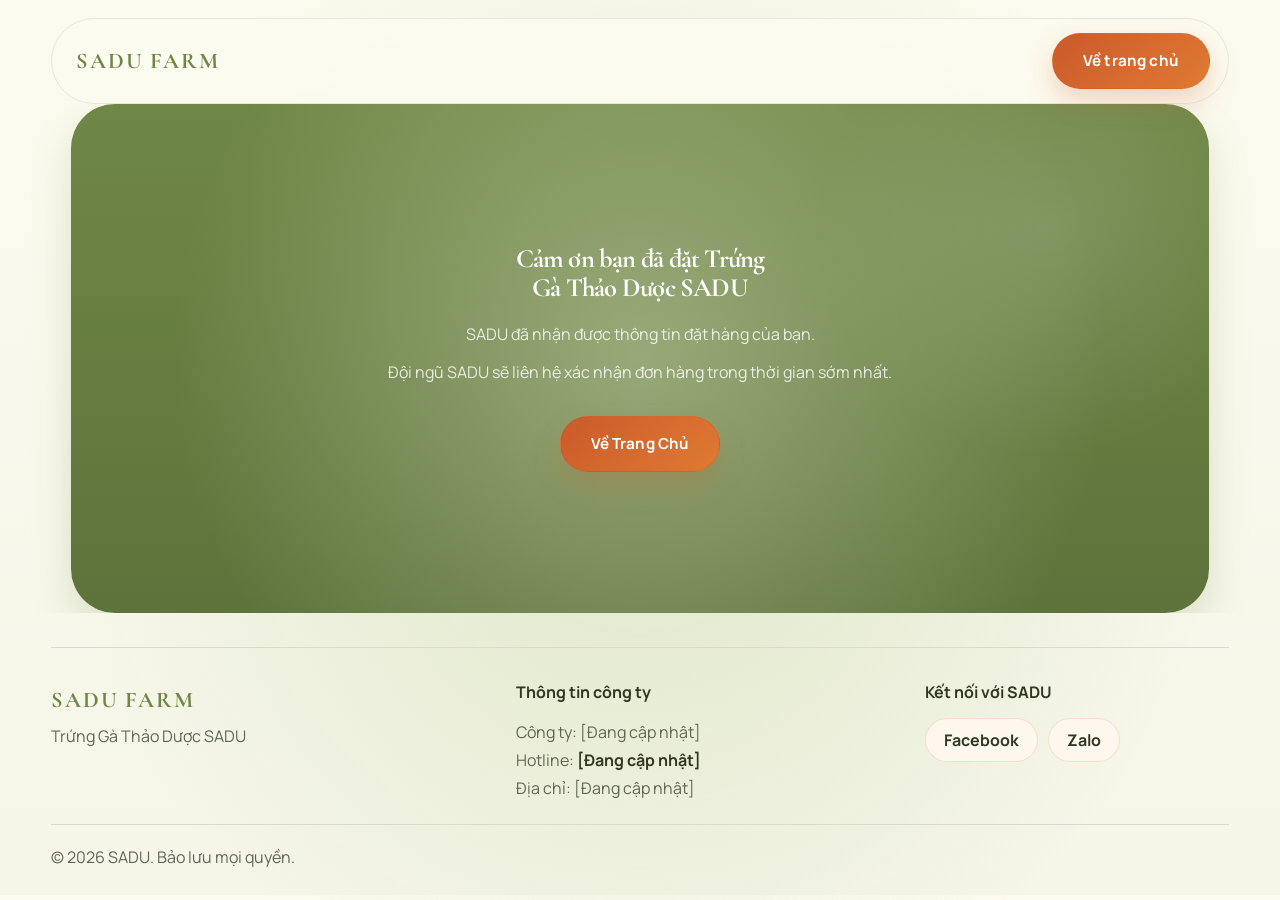
<file: thank-you.html>
<!DOCTYPE html>
<html lang="vi">
<head>
  <meta charset="UTF-8">
  <meta name="viewport" content="width=device-width, initial-scale=1.0">

  <!-- ====================================================================
       ANALYTICS & TRACKING — THAY TOÀN BỘ ID DẠNG "XXXXXXX" BẰNG ID THẬT
       TRƯỚC KHI DEPLOY. Nếu cấu hình GA4/Meta Pixel/TikTok Pixel làm Tag
       bên trong GTM thì nên gỡ bớt snippet cài trực tiếp tương ứng bên
       dưới để tránh đếm trùng (double tracking).
       ==================================================================== -->

  <!-- Google Tag Manager -->
  <script>(function(w,d,s,l,i){w[l]=w[l]||[];w[l].push({'gtm.start':
  new Date().getTime(),event:'gtm.js'});var f=d.getElementsByTagName(s)[0],
  j=d.createElement(s),dl=l!='dataLayer'?'&l='+l:'';j.async=true;j.src=
  'https://www.googletagmanager.com/gtm.js?id='+i+dl;f.parentNode.insertBefore(j,f);
  })(window,document,'script','dataLayer','GTM-XXXXXXX');</script>
  <!-- End Google Tag Manager -->

  <title>Cảm ơn bạn đã đặt hàng | Trứng Gà Thảo Dược SADU</title>
  <meta name="description" content="Cảm ơn bạn đã đặt Trứng Gà Thảo Dược SADU. SADU sẽ liên hệ xác nhận đơn hàng trong thời gian sớm nhất.">
  <meta name="robots" content="noindex, nofollow">
  <link rel="canonical" href="https://sadu.vn/thank-you.html">

  <!-- Favicon -->
  <link rel="icon" type="image/png" sizes="32x32" href="assets/images/favicon/favicon-32x32.png">
  <link rel="icon" type="image/png" sizes="16x16" href="assets/images/favicon/favicon-16x16.png">
  <link rel="icon" type="image/png" sizes="32x32" href="assets/images/favicon/favicon-32x32.png">
  <link rel="apple-touch-icon" sizes="180x180" href="assets/images/favicon/apple-touch-icon.png">
  <link rel="mask-icon" href="assets/images/favicon/safari-pinned-tab.svg" color="#2E7D32">
  <meta name="msapplication-TileColor" content="#2E7D32">
  <meta name="msapplication-config" content="/browserconfig.xml">
  <meta name="theme-color" content="#2E7D32">

  <!-- Web App Manifest -->
  <link rel="manifest" href="manifest.webmanifest">

  <!-- Stylesheet -->
  <link rel="stylesheet" href="style.css">

  <!-- Google Analytics 4 -->
  <script async src="https://www.googletagmanager.com/gtag/js?id=G-XXXXXXXXXX"></script>
  <script>
    window.dataLayer = window.dataLayer || [];
    function gtag(){dataLayer.push(arguments);}
    gtag('js', new Date());
    gtag('config', 'G-XXXXXXXXXX');
  </script>

  <!-- Meta Pixel -->
  <script>
  !function(f,b,e,v,n,t,s)
  {if(f.fbq)return;n=f.fbq=function(){n.callMethod?
  n.callMethod.apply(n,arguments):n.queue.push(arguments)};
  if(!f._fbq)f._fbq=n;n.push=n;n.loaded=!0;n.version='2.0';
  n.queue=[];t=b.createElement(e);t.async=!0;
  t.src=v;s=b.getElementsByTagName(e)[0];
  s.parentNode.insertBefore(t,s)}(window, document,'script',
  'https://connect.facebook.net/en_US/fbevents.js');
  fbq('init', '0000000000000000');
  fbq('track', 'PageView');
  </script>
  <noscript><img height="1" width="1" style="display:none"
  src="https://www.facebook.com/tr?id=0000000000000000&ev=PageView&noscript=1"
  alt=""/></noscript>

  <!-- TikTok Pixel -->
  <script>
  !function (w, d, t) {
    w.TiktokAnalyticsObject=t;var ttq=w[t]=w[t]||[];ttq.methods=["page","track","identify","instances","debug","on","off","once","ready","alias","group","enableCookie","disableCookie","holdConsent","revokeConsent","grantConsent"],ttq.setAndDefer=function(t,e){t[e]=function(){t.push([e].concat(Array.prototype.slice.call(arguments,0)))}};for(var i=0;i<ttq.methods.length;i++)ttq.setAndDefer(ttq,ttq.methods[i]);ttq.instance=function(t){for(var e=ttq._i[t]||[],n=0;n<ttq.methods.length;n++)ttq.setAndDefer(e,ttq.methods[n]);return e},ttq.load=function(e,n){var i="https://analytics.tiktok.com/i18n/pixel/events.js",o=n&&n.partner;ttq._i=ttq._i||{},ttq._i[e]=[],ttq._i[e]._u=i,ttq._t=ttq._t||{},ttq._t[e]=+new Date,ttq._o=ttq._o||{},ttq._o[e]=n||{};var a=document.createElement("script");a.type="text/javascript",a.async=!0,a.src=i+"?sdkid="+e+"&lib="+t;var s=document.getElementsByTagName("script")[0];s.parentNode.insertBefore(a,s)};

    ttq.load('XXXXXXXXXXXXXXXXXXXX');
    ttq.page();
  }(window, document, 'ttq');
  </script>

  <!-- Microsoft Clarity -->
  <script type="text/javascript">
    (function(c,l,a,r,i,t,y){
      c[a]=c[a]||function(){(c[a].q=c[a].q||[]).push(arguments)};
      t=l.createElement(r);t.async=1;t.src="https://www.clarity.ms/tag/"+i;
      y=l.getElementsByTagName(r)[0];y.parentNode.insertBefore(t,y);
    })(window, document, "clarity", "script", "xxxxxxxxxx");
  </script>
</head>
<body>

  <!-- Google Tag Manager (noscript) -->
  <noscript><iframe src="https://www.googletagmanager.com/ns.html?id=GTM-XXXXXXX"
  height="0" width="0" style="display:none;visibility:hidden" title="Google Tag Manager"></iframe></noscript>
  <!-- End Google Tag Manager (noscript) -->

  <!-- Header -->
  <header class="header" id="header">
    <nav class="header__nav" aria-label="Điều hướng chính">
      <a class="header__logo" href="/" aria-label="Trứng Gà Thảo Dược SADU - Về trang chủ">
        <span class="header__logo-text">SADU FARM</span>
      </a>
      <a class="header__cta" href="/" role="button" aria-label="Về trang chủ SADU" tabindex="0">Về trang chủ</a>
    </nav>
  </header>

  <main id="main-content">
    <!-- Thank You Section (tái sử dụng component final-cta có sẵn trong style.css) -->
    <section class="final-cta" aria-labelledby="thank-you-heading">
      <h1 class="final-cta__heading" id="thank-you-heading">Cảm ơn bạn đã đặt Trứng Gà Thảo Dược SADU</h1>
      <p class="final-cta__text">SADU đã nhận được thông tin đặt hàng của bạn.</p>
      <p class="final-cta__text">Đội ngũ SADU sẽ liên hệ xác nhận đơn hàng trong thời gian sớm nhất.</p>

      <div class="final-cta__actions">
        <a class="final-cta__button final-cta__button--primary" href="/" role="button" aria-label="Về trang chủ SADU" tabindex="0">Về Trang Chủ</a>
      </div>
    </section>
  </main>

  <!-- Footer -->
  <footer class="footer" id="footer">
    <div class="footer__top">
      <div class="footer__brand">
        <span class="footer__logo-text">SADU FARM</span>
        <p class="footer__desc">Trứng Gà Thảo Dược SADU</p>
      </div>

      <div class="footer__info">
        <h2 class="footer__info-heading">Thông tin công ty</h2>
        <p class="footer__item">Công ty: [Đang cập nhật]</p>
        <p class="footer__item">Hotline: <a class="footer__link" href="tel:#" aria-label="Gọi hotline SADU">[Đang cập nhật]</a></p>
        <p class="footer__item">Địa chỉ: [Đang cập nhật]</p>
      </div>

      <div class="footer__social">
        <h2 class="footer__social-heading">Kết nối với SADU</h2>
        <ul class="footer__social-list" role="list">
          <li class="footer__social-item">
            <a class="footer__social-link" href="#" aria-label="Facebook SADU" tabindex="0">Facebook</a>
          </li>
          <li class="footer__social-item">
            <a class="footer__social-link" href="#" aria-label="Zalo SADU" tabindex="0">Zalo</a>
          </li>
        </ul>
      </div>
    </div>

    <div class="footer__bottom">
      <p class="footer__copyright">© 2026 SADU. Bảo lưu mọi quyền.</p>
    </div>
  </footer>

  <script src="assets/js/script.js?v=20260715-forms-1" defer></script>
  <script src="assets/js/tracking.js?v=20260715-forms-1" defer></script>
</body>
</html>
</file>
<file: style.css>
@import url('https://fonts.googleapis.com/css2?family=Cormorant+Garamond:wght@600;700&family=Manrope:wght@400;500;600;700;800&display=swap');

:root {
  --color-forest: #2f3822;
  --color-forest-soft: #5e733b;
  --color-sage: #f5f5e8;
  --color-sage-strong: #dde6c7;
  --color-cream: #fcfbef;
  --color-ivory: #fcfbef;
  --color-white: #ffffff;
  --color-gold: #d9c651;
  --color-gold-soft: #d9dacd;
  --color-line: rgba(47, 56, 34, 0.08);
  --color-line-strong: rgba(47, 56, 34, 0.14);
  --color-text: #2f3822;
  --color-body: #5f6753;
  --color-text-muted: #5f6753;
  --color-primary: #6f8746;
  --color-primary-hover: #5e733b;
  --color-secondary: #f5f5e8;
  --color-accent: #d9c651;
  --color-background: #fcfbef;
  --color-surface: #ffffff;
  --color-border: #e8e7d9;
  --color-danger: #c84b3a;
  --color-success: #6f8746;
  --color-warning: #c8903f;
  --color-primary-light: #afc28b;
  --color-text-light: #8e9585;
  --color-divider: #d9dacd;
  --color-accent-yellow: #d9c651;
  --color-accent-orange: #c8903f;
  --color-accent-red: #c84b3a;
  --color-sale: #cb5a2b;
  --color-sale-hover: #b54c20;
  --color-sale-soft: #ffe4c9;
  --color-primary-rgb: 111, 135, 70;
  --color-secondary-rgb: 245, 245, 232;
  --color-text-rgb: 47, 56, 34;
  --color-accent-rgb: 217, 198, 81;

  --font-family-base: 'Manrope', sans-serif;
  --font-family-display: 'Cormorant Garamond', serif;
  --fs-14: 0.875rem;
  --fs-16: 1rem;
  --fs-18: 1.125rem;
  --fs-20: 1.25rem;
  --fs-24: 1.5rem;
  --fs-32: 2rem;
  --fs-40: 2.5rem;
  --fs-52: 3.25rem;
  --line-height-base: 1.75;
  --line-height-heading: 1.02;
  --fw-heading: 700;
  --fw-body: 400;
  --fw-medium: 500;
  --fw-button: 700;

  --container: 1240px;
  --container-narrow: 980px;
  --container-padding: clamp(22px, 4vw, 56px);
  --section-padding: clamp(84px, 11vw, 140px);

  --radius-sm: 14px;
  --radius-md: 24px;
  --radius: 32px;
  --radius-lg: 42px;
  --radius-full: 999px;

  --shadow-sm: 0 8px 24px rgba(0, 0, 0, 0.06);
  --shadow-md: 0 12px 32px rgba(0, 0, 0, 0.06);
  --shadow-lg: 0 20px 48px rgba(0, 0, 0, 0.07);
  --shadow-header: 0 12px 30px rgba(0, 0, 0, 0.06);

  --transition: 0.35s ease;
  --transition-fast: 0.18s ease;

  --space-2xs: 4px;
  --space-xs: 8px;
  --space-sm: 16px;
  --space-md: 24px;
  --space-lg: 40px;
  --space-xl: 64px;
  --space-2xl: 96px;

  --z-header: 100;
  --z-floating: 90;
}

*,
*::before,
*::after {
  box-sizing: border-box;
  margin: 0;
  padding: 0;
}

html {
  scroll-behavior: smooth;
  overflow-x: hidden;
}

body {
  font-family: var(--font-family-base);
  font-size: var(--fs-16);
  font-weight: var(--fw-body);
  line-height: var(--line-height-base);
  color: var(--color-text);
  background:
    radial-gradient(circle, #dde6c7 0%, rgba(252, 251, 239, 0) 75%),
    linear-gradient(180deg, #fcfbef 0%, #f5f5e8 100%);
  -webkit-font-smoothing: antialiased;
  -moz-osx-font-smoothing: grayscale;
  overflow-wrap: break-word;
}

img {
  display: block;
  max-width: 100%;
  object-fit: cover;
}

a {
  color: var(--color-primary);
  text-decoration: none;
}

ul,
ol {
  list-style: none;
}

button {
  font: inherit;
  cursor: pointer;
  border: none;
  background: none;
}

input,
textarea,
select {
  font: inherit;
  color: var(--color-text);
}

table {
  width: 100%;
  border-collapse: collapse;
}

h1,
h2,
h3 {
  color: var(--color-text);
}

main section[id] {
  scroll-margin-top: 112px;
}

::selection {
  color: var(--color-white);
  background: rgba(var(--color-primary-rgb), 0.72);
}

:focus-visible {
  outline: 2px solid rgba(var(--color-accent-rgb), 0.85);
  outline-offset: 3px;
}

main {
  overflow: clip;
}

main > section,
.footer {
  position: relative;
  padding-inline: var(--container-padding);
}

main > section {
  padding-block: var(--section-padding);
}

.trust-bar__heading,
.order-form__heading,
.press__heading,
.pain-point__heading,
.solution__heading,
.usp__heading,
.comparison__heading,
.combo__heading,
.dishes__heading,
.commitment__heading,
.feedback__heading,
.faq__heading,
.final-cta__heading {
  max-width: 38ch;
  margin-inline: auto;
  margin-bottom: 16px;
  font-family: var(--font-family-display);
  color: #36402a;
  font-size: clamp(1.65rem, 2vw, 2.35rem);
  line-height: 1.12;
  letter-spacing: -0.03em;
  text-align: center;
  text-wrap: balance;
}

.header__cta,
.hero__button,
.pain-point__cta,
.comparison__cta,
.combo__card-cta,
.dishes__cta,
.commitment__cta,
.final-cta__button,
.order-form__submit,
.floating-cta__button {
  position: relative;
  display: inline-flex;
  align-items: center;
  justify-content: center;
  min-height: 56px;
  padding: 16px 30px;
  border: 1px solid transparent;
  border-radius: var(--radius-full);
  font-size: 0.95rem;
  font-weight: var(--fw-button);
  line-height: 1.1;
  letter-spacing: 0.01em;
  white-space: nowrap;
  overflow: hidden;
  transition:
    transform var(--transition),
    box-shadow var(--transition),
    background-color var(--transition),
    background var(--transition),
    border-color var(--transition),
    color var(--transition),
    opacity var(--transition);
}

.header__cta:hover,
.hero__button:hover,
.pain-point__cta:hover,
.comparison__cta:hover,
.combo__card-cta:hover,
.dishes__cta:hover,
.commitment__cta:hover,
.final-cta__button:hover,
.order-form__submit:hover,
.floating-cta__button:hover {
  transform: translateY(-2px);
}

.ripple {
  position: absolute;
  border-radius: 50%;
  background: rgba(255, 255, 255, 0.35);
  transform: scale(0);
  animation: ripple 0.7s ease-out forwards;
  pointer-events: none;
}

@keyframes ripple {
  to {
    transform: scale(2.6);
    opacity: 0;
  }
}

.header {
  position: sticky;
  top: 0;
  z-index: var(--z-header);
  padding: 18px var(--container-padding) 0;
}

.header__nav {
  width: min(100%, var(--container));
  margin-inline: auto;
  display: flex;
  align-items: center;
  justify-content: space-between;
  gap: 18px;
  padding: 14px 18px 14px 24px;
  background: rgba(252, 251, 239, 0.88);
  border: 1px solid var(--color-border);
  border-radius: 999px;
  backdrop-filter: blur(18px);
  transition: padding var(--transition), box-shadow var(--transition), background-color var(--transition), border-color var(--transition);
}

.header--scrolled .header__nav {
  box-shadow: var(--shadow-header);
  background: rgba(255, 255, 255, 0.94);
  border-color: var(--color-border);
}

.header__logo {
  flex-shrink: 0;
}

.header__logo-image {
  width: auto;
  height: 44px;
}

.header__logo-text,
.footer__logo-text {
  display: inline-flex;
  align-items: center;
  justify-content: center;
  min-height: 44px;
  font-family: var(--font-family-display);
  font-size: 1.4rem;
  font-weight: 800;
  letter-spacing: 0.08em;
  color: var(--color-primary);
  text-transform: uppercase;
}

.header__menu {
  display: flex;
  align-items: center;
  justify-content: center;
  gap: clamp(14px, 2vw, 28px);
  flex: 1;
  min-width: 0;
}

.header__menu-link {
  position: relative;
  display: inline-flex;
  align-items: center;
  min-height: 40px;
  color: var(--color-body, var(--color-text-muted));
  font-size: 0.95rem;
  font-weight: 600;
  transition: color var(--transition-fast), opacity var(--transition-fast);
}

.header__menu-link::after {
  content: "";
  position: absolute;
  left: 0;
  bottom: 5px;
  width: 100%;
  height: 1px;
  background: currentColor;
  transform: scaleX(0);
  transform-origin: center;
  transition: transform var(--transition-fast);
  opacity: 0.65;
}

.header__menu-link:hover,
.header__menu-link--active {
  color: var(--color-text);
}

.header__menu-link:hover::after,
.header__menu-link--active::after {
  transform: scaleX(1);
}

.header__cta {
  flex-shrink: 0;
  color: var(--color-white);
  background: linear-gradient(135deg, var(--color-sale) 0%, #df7a32 100%);
  box-shadow: 0 12px 28px rgba(203, 90, 43, 0.26);
}

.header__cta:hover {
  background: linear-gradient(135deg, var(--color-sale-hover) 0%, var(--color-sale) 100%);
  box-shadow: 0 16px 34px rgba(203, 90, 43, 0.3);
}

.hero {
  width: min(100%, var(--container));
  min-height: min(92vh, 980px);
  margin-inline: auto;
  display: grid;
  grid-template-columns: minmax(0, 1.02fr) minmax(420px, 0.98fr);
  align-items: center;
  gap: clamp(28px, 4vw, 80px);
  padding-top: clamp(56px, 7vw, 90px);
  padding-bottom: clamp(64px, 8vw, 110px);
}

.hero::before {
  content: "";
  position: absolute;
  inset: 3% auto auto 46%;
  width: min(42vw, 620px);
  aspect-ratio: 1;
  border-radius: 50%;
  background:
    radial-gradient(circle at 35% 35%, rgba(255, 255, 255, 0.95), rgba(255, 255, 255, 0) 42%),
    radial-gradient(circle, #dde6c7 0%, rgba(252, 251, 239, 0) 75%);
  filter: blur(10px);
  pointer-events: none;
}

.hero::after {
  content: "";
  position: absolute;
  right: 3%;
  top: 18%;
  width: clamp(130px, 16vw, 220px);
  height: clamp(130px, 16vw, 220px);
  border-radius: 38% 62% 62% 38%;
  background: radial-gradient(circle, rgba(221, 230, 199, 0.95) 0%, rgba(252, 251, 239, 0.6) 75%);
  transform: rotate(-18deg);
  pointer-events: none;
}

.hero__content,
.hero__image {
  position: relative;
  z-index: 1;
}

.hero__content {
  display: flex;
  flex-direction: column;
  align-items: flex-start;
  gap: 20px;
}

.hero__title {
  max-width: 24ch;
  font-family: var(--font-family-display);
  font-size: clamp(2.5rem, 4.2vw, 4.2rem);
  line-height: 0.98;
  letter-spacing: -0.05em;
  text-wrap: balance;
}

.hero__subtitle {
  max-width: 34ch;
  color: var(--color-primary);
  font-size: clamp(1.05rem, 1.6vw, 1.32rem);
  font-weight: 700;
  letter-spacing: 0.02em;
  text-transform: uppercase;
}

.hero__text {
  max-width: 34ch;
  color: var(--color-text-muted);
  font-size: clamp(1.05rem, 1.5vw, 1.2rem);
}

.hero__usp,
.hero__offer {
  width: min(100%, 620px);
  padding: 22px 24px;
  background: rgba(255, 255, 255, 0.88);
  border: 1px solid var(--color-border);
  border-radius: 28px;
  backdrop-filter: blur(12px);
}

.hero__usp-title,
.hero__offer-title {
  margin-bottom: 8px;
  font-size: 0.8rem;
  font-weight: 800;
  letter-spacing: 0.14em;
  text-transform: uppercase;
  color: var(--color-text);
}

.hero__usp-text,
.hero__offer-item {
  color: var(--color-text-muted);
  font-size: 1rem;
}

.hero__offer-list {
  display: grid;
  gap: 8px;
}

.hero__offer-item {
  display: flex;
  gap: 12px;
}

.hero__offer-item::before {
  content: "";
  width: 8px;
  height: 8px;
  margin-top: 10px;
  flex-shrink: 0;
  border-radius: 50%;
  background: var(--color-gold);
}

.hero__actions {
  display: flex;
  flex-wrap: wrap;
  gap: 14px;
  padding-top: 8px;
}

.hero__button--primary,
.pain-point__cta,
.comparison__cta,
.combo__card-cta,
.dishes__cta,
.commitment__cta,
.order-form__submit,
.final-cta__button--primary,
.floating-cta__button--order {
  color: var(--color-white);
  background: linear-gradient(135deg, var(--color-sale) 0%, #df7a32 100%);
  border-color: rgba(181, 76, 32, 0.18);
  box-shadow: 0 14px 30px rgba(203, 90, 43, 0.24);
}

.hero__button--secondary,
.final-cta__button--secondary,
.floating-cta__button--call,
.floating-cta__button--zalo {
  color: #87411e;
  background: linear-gradient(180deg, #fff7ef 0%, var(--color-sale-soft) 100%);
  border-color: rgba(203, 90, 43, 0.22);
  box-shadow: 0 10px 24px rgba(203, 90, 43, 0.12);
}

.hero__button--primary:hover,
.pain-point__cta:hover,
.comparison__cta:hover,
.combo__card-cta:hover,
.dishes__cta:hover,
.commitment__cta:hover,
.order-form__submit:hover,
.final-cta__button--primary:hover,
.floating-cta__button--order:hover {
  background: linear-gradient(135deg, var(--color-sale-hover) 0%, var(--color-sale) 100%);
  box-shadow: 0 18px 38px rgba(203, 90, 43, 0.28);
}

.hero__button--secondary:hover,
.final-cta__button--secondary:hover,
.floating-cta__button--call:hover,
.floating-cta__button--zalo:hover {
  background: linear-gradient(180deg, #fff2e4 0%, #ffd7b8 100%);
  border-color: rgba(203, 90, 43, 0.3);
  box-shadow: 0 14px 28px rgba(203, 90, 43, 0.16);
}

.hero__note {
  max-width: 56ch;
  color: var(--color-text-muted);
  font-size: 0.95rem;
}

.hero__image {
  display: flex;
  align-items: center;
  justify-content: center;
}

.hero__image::before {
  content: "";
  position: absolute;
  inset: 6% 2% 0;
  border-radius: 44px;
  background: linear-gradient(180deg, #fcfbef 0%, #f5f5e8 100%);
  box-shadow: var(--shadow-md);
}

.hero__image::after {
  content: none;
  display: none;
}

.hero__image img {
  position: relative;
  width: min(100%, 640px);
  aspect-ratio: 1 / 1.06;
  border-radius: 38px;
  box-shadow: 0 20px 42px rgba(0, 0, 0, 0.08);
}

.trust-bar {
  background: linear-gradient(180deg, #fcfbef 0%, #f5f5e8 100%);
  border-top: 1px solid var(--color-border);
  border-bottom: 1px solid var(--color-border);
}

.trust-bar__heading {
  max-width: none;
  margin-bottom: 28px;
  font-size: clamp(1.7rem, 2.25vw, 2.2rem);
}

.trust-bar__list {
  width: min(100%, var(--container));
  margin-inline: auto;
  display: grid;
  grid-template-columns: repeat(4, minmax(0, 1fr));
  gap: 18px;
}

.trust-bar__item {
  display: flex;
  align-items: center;
  gap: 16px;
  padding: 20px 22px;
  background: rgba(255, 255, 255, 0.82);
  border-radius: 999px;
  border: 1px solid var(--color-border);
}

.trust-bar__icon {
  display: inline-flex;
  align-items: center;
  justify-content: center;
  width: 52px;
  height: 52px;
  flex-shrink: 0;
  padding: 10px;
  border-radius: 50%;
  background: var(--color-white);
  box-shadow: 0 8px 24px rgba(0, 0, 0, 0.06);
  color: var(--color-primary);
  font-size: 1.4rem;
  font-weight: 800;
}

.trust-bar__text {
  font-size: 1rem;
  font-weight: 700;
  line-height: 1.4;
}

.order-form {
  background: linear-gradient(180deg, #fcfbef 0%, #f5f5e8 100%);
}

.order-form__wrapper {
  width: min(100%, 900px);
  margin-inline: auto;
  padding: clamp(32px, 5vw, 56px);
  background:
    radial-gradient(circle at top right, rgba(221, 230, 199, 0.9), transparent 24%),
    rgba(255, 255, 255, 0.82);
  border: 1px solid var(--color-border);
  border-radius: 40px;
  box-shadow: var(--shadow-md);
  backdrop-filter: blur(14px);
}

.order-form__heading {
  max-width: 30ch;
  font-size: clamp(1.8rem, 2.2vw, 2.45rem);
}

.order-form__text,
.order-form__note {
  max-width: 62ch;
  margin-inline: auto;
  text-align: center;
  color: var(--color-text-muted);
}

.order-form__text {
  margin-bottom: 30px;
  font-size: 1.05rem;
}

.order-form__form {
  display: grid;
  gap: 18px;
}

.order-form__group {
  display: grid;
  gap: 10px;
}

.order-form__label,
.order-form__legend {
  font-size: 0.95rem;
  font-weight: 700;
  color: var(--color-text);
}

.order-form__input {
  width: 100%;
  min-height: 58px;
  padding: 16px 18px;
  background: rgba(255, 255, 255, 0.92);
  border: 1px solid var(--color-border);
  border-radius: 20px;
  transition: border-color var(--transition-fast), box-shadow var(--transition-fast), background-color var(--transition-fast);
}

.order-form__input::placeholder {
  color: var(--color-text-light);
}

.order-form__input:focus {
  border-color: rgba(var(--color-primary-rgb), 0.45);
  box-shadow: 0 0 0 5px rgba(var(--color-primary-rgb), 0.08);
  background: var(--color-white);
  outline: none;
}

.order-form__fieldset {
  display: grid;
  gap: 14px;
  padding: 18px;
  border: 1px solid var(--color-border);
  border-radius: 24px;
  background: rgba(255, 255, 255, 0.6);
}

.order-form__checkbox-group {
  display: flex;
  align-items: center;
  gap: 12px;
  padding: 10px 12px;
  border-radius: 16px;
  transition: background-color var(--transition-fast);
}

.order-form__checkbox-group:hover {
  background: rgba(245, 245, 232, 0.9);
}

.order-form__checkbox {
  width: 20px;
  height: 20px;
  accent-color: var(--color-primary);
}

.order-form__checkbox-label {
  color: var(--color-text);
  font-weight: 600;
}

.order-form__submit {
  width: 100%;
  margin-top: 8px;
}

.order-form__note {
  margin-top: 22px;
  font-size: 0.95rem;
}

.order-form__error {
  color: var(--color-danger);
  font-size: 0.9rem;
}

.press {
  width: min(100%, var(--container));
  margin-inline: auto;
  text-align: center;
}

.press__heading {
  max-width: 32ch;
}

.press__intro {
  width: min(100%, 760px);
  margin: 0 auto;
  color: var(--color-text-muted);
  font-size: 1.04rem;
}

.press__grid {
  width: min(100%, var(--container));
  margin: 40px auto 0;
  display: grid;
  grid-template-columns: repeat(3, minmax(0, 1fr));
  gap: 20px;
}

.press__card {
  display: grid;
  align-content: start;
  justify-items: start;
  gap: 14px;
  padding: 24px;
  text-align: left;
  background: rgba(255, 255, 255, 0.94);
  border: 1px solid var(--color-border);
  border-radius: 30px;
  box-shadow: var(--shadow-sm);
  transition: transform var(--transition), box-shadow var(--transition), border-color var(--transition);
}

.press__card:hover {
  transform: translateY(-4px);
  box-shadow: var(--shadow-md);
  border-color: rgba(var(--color-primary-rgb), 0.18);
}

.press__tag {
  display: inline-flex;
  align-items: center;
  min-height: 34px;
  padding: 8px 14px;
  border-radius: var(--radius-full);
  background: linear-gradient(180deg, #fff7ef 0%, var(--color-sale-soft) 100%);
  color: #87411e;
  font-size: 0.78rem;
  font-weight: 800;
  letter-spacing: 0.08em;
  text-transform: uppercase;
}

.press__title {
  color: var(--color-text);
  font-family: var(--font-family-display);
  font-size: clamp(1.4rem, 1.8vw, 1.75rem);
  line-height: 1.06;
  letter-spacing: -0.03em;
}

.press__text {
  color: var(--color-text-muted);
  font-size: 0.98rem;
}

.press__link {
  display: inline-flex;
  align-items: center;
  gap: 10px;
  margin-top: auto;
  color: var(--color-sale);
  font-weight: 800;
}

.press__link::after {
  content: "->";
  transition: transform var(--transition-fast);
}

.press__link:hover::after {
  transform: translateX(4px);
}

.pain-point {
  width: min(100%, var(--container-narrow));
  margin-inline: auto;
  text-align: center;
}

.pain-point__heading {
  max-width: 28ch;
}

.pain-point__intro,
.pain-point__conclusion {
  max-width: 58ch;
  margin-inline: auto;
  color: var(--color-text-muted);
  font-size: 1.05rem;
}

.pain-point__intro {
  margin-bottom: 24px;
}

.pain-point__list {
  display: grid;
  grid-template-columns: repeat(2, minmax(0, 1fr));
  gap: 16px;
  margin: 34px 0;
  text-align: left;
}

.pain-point__item {
  display: flex;
  gap: 14px;
  padding: 22px 24px;
  background: var(--color-white);
  border-radius: 28px;
  border: 1px solid var(--color-border);
  box-shadow: var(--shadow-sm);
  font-size: 1rem;
  font-weight: 600;
  line-height: 1.6;
}

.pain-point__item::before {
  content: "";
  width: 12px;
  height: 12px;
  margin-top: 8px;
  flex-shrink: 0;
  border-radius: 50%;
  background: var(--color-accent-orange);
}

.pain-point__conclusion {
  margin-bottom: 30px;
}

.solution {
  width: min(100%, var(--container));
  margin-inline: auto;
  display: grid;
  grid-template-columns: minmax(0, 0.95fr) minmax(360px, 1.05fr);
  align-items: center;
  gap: clamp(32px, 5vw, 80px);
  background:
    linear-gradient(180deg, rgba(252, 251, 239, 0), rgba(245, 245, 232, 0.72) 32%, rgba(252, 251, 239, 0) 100%);
}

.solution__content {
  display: flex;
  flex-direction: column;
  align-items: flex-start;
  gap: 18px;
}

.solution__heading {
  max-width: 28ch;
  margin-inline: 0;
  text-align: left;
}

.solution__text,
.solution__list-title {
  color: var(--color-text-muted);
  font-size: 1.05rem;
}

.solution__list-title {
  color: var(--color-text);
  font-weight: 700;
}

.solution__list {
  display: grid;
  grid-template-columns: repeat(2, minmax(0, 1fr));
  gap: 14px;
  width: 100%;
}

.solution__item {
  display: flex;
  gap: 12px;
  padding: 16px 18px;
  border-bottom: 1px solid var(--color-divider);
  font-weight: 600;
  color: var(--color-text);
}

.solution__item::before {
  content: "";
  width: 9px;
  height: 9px;
  margin-top: 9px;
  flex-shrink: 0;
  border-radius: 50%;
  background: var(--color-primary);
}

.solution__image {
  position: relative;
}

.solution__image::before {
  content: "";
  position: absolute;
  inset: 4% 0 auto 10%;
  height: 88%;
  border-radius: 44px;
  background: linear-gradient(180deg, rgba(245, 245, 232, 0.96), rgba(255, 255, 255, 0.88));
  box-shadow: var(--shadow-sm);
}

.solution__image img {
  position: relative;
  width: min(100%, 680px);
  aspect-ratio: 1 / 0.94;
  margin-left: auto;
  border-radius: 38px;
  box-shadow: 0 16px 36px rgba(0, 0, 0, 0.08);
}

.usp {
  background: linear-gradient(180deg, rgba(252, 251, 239, 0) 0%, rgba(245, 245, 232, 0.72) 28%, rgba(252, 251, 239, 0) 100%);
}

.usp__grid {
  width: min(100%, var(--container));
  margin: 38px auto 0;
  display: grid;
  grid-template-columns: repeat(3, minmax(0, 1fr));
  gap: 18px;
}

.usp__card {
  padding: 30px;
  background: var(--color-white);
  border-radius: 30px;
  border: 1px solid var(--color-border);
  transition: transform var(--transition), box-shadow var(--transition), border-color var(--transition);
}

.usp__card:hover {
  transform: translateY(-4px);
  box-shadow: var(--shadow-sm);
  border-color: var(--color-divider);
}

.usp__card-title {
  margin-bottom: 14px;
  font-size: 1.35rem;
  line-height: 1.2;
}

.usp__card-text {
  color: var(--color-text-muted);
  font-size: 1rem;
}

.comparison {
  width: min(100%, var(--container));
  margin-inline: auto;
}

.comparison__table-wrapper {
  margin-top: 38px;
  overflow-x: auto;
  border-radius: 34px;
  background: rgba(255, 255, 255, 0.92);
  border: 1px solid var(--color-border);
  box-shadow: var(--shadow-sm);
}

.comparison__caption {
  position: absolute;
  width: 1px;
  height: 1px;
  overflow: hidden;
  clip: rect(0 0 0 0);
}

.comparison__table {
  min-width: 760px;
}

.comparison__header,
.comparison__row-header,
.comparison__cell {
  padding: 20px 22px;
  border-bottom: 1px solid var(--color-divider);
  text-align: left;
}

.comparison__header {
  background: rgba(245, 245, 232, 0.92);
  font-size: 0.95rem;
  font-weight: 800;
  text-transform: uppercase;
  letter-spacing: 0.08em;
}

.comparison__row-header {
  width: 22%;
  color: var(--color-text);
  font-weight: 700;
}

.comparison__cell {
  color: var(--color-text-muted);
}

.comparison__table tbody tr:last-child .comparison__row-header,
.comparison__table tbody tr:last-child .comparison__cell {
  border-bottom: 0;
}

.comparison__cta {
  margin: 34px auto 0;
}

.comparison__cta,
.dishes__cta,
.commitment__cta {
  display: flex;
  width: fit-content;
}

.combo {
  background:
    radial-gradient(circle, #dde6c7 0%, rgba(252, 251, 239, 0) 75%),
    linear-gradient(180deg, #fcfbef 0%, #f5f5e8 100%);
}

.combo__grid {
  width: min(100%, var(--container));
  margin: 38px auto 0;
  display: grid;
  grid-template-columns: repeat(3, minmax(0, 1fr));
  gap: 20px;
}

.combo__card {
  display: flex;
  flex-direction: column;
  align-items: flex-start;
  gap: 16px;
  padding: 24px;
  background: rgba(255, 255, 255, 0.96);
  border: 1px solid var(--color-border);
  border-radius: 32px;
  transition: transform var(--transition), box-shadow var(--transition), border-color var(--transition), background-color var(--transition);
  cursor: pointer;
}

.combo__card:hover,
.combo__card--active {
  transform: translateY(-4px);
  box-shadow: var(--shadow-md);
  border-color: var(--color-primary-light);
}

.combo__card--active {
  background:
    linear-gradient(180deg, rgba(255, 255, 255, 0.98), rgba(245, 245, 232, 0.92));
}

.combo__card-title {
  font-family: var(--font-family-display);
  font-size: 2rem;
  line-height: 0.95;
  letter-spacing: -0.04em;
}

.combo__card-image {
  width: 100%;
  aspect-ratio: 1 / 0.92;
  border-radius: 26px;
  background: linear-gradient(180deg, #f5f5e8 0%, #ffffff 100%);
}

.combo__card-desc {
  font-size: 1.1rem;
  font-weight: 700;
  line-height: 1.5;
}

.combo__card-note,
.combo__note {
  color: var(--color-text-muted);
}

.combo__card-cta {
  margin-top: auto;
}

.combo__note {
  max-width: 60ch;
  margin: 24px auto 0;
  text-align: center;
}

.dishes {
  background: linear-gradient(180deg, rgba(252, 251, 239, 0.9) 0%, rgba(245, 245, 232, 0) 100%);
}

.dishes__grid {
  width: min(100%, var(--container));
  margin: 40px auto 0;
  display: grid;
  grid-template-columns: repeat(4, minmax(0, 1fr));
  gap: 18px;
}

.dishes__item {
  display: flex;
  flex-direction: column;
  gap: 16px;
}

.dishes__image {
  width: 100%;
  aspect-ratio: 1 / 0.95;
  border-radius: 28px;
  box-shadow: 0 8px 24px rgba(0, 0, 0, 0.06);
  transition: transform var(--transition), box-shadow var(--transition);
}

.dishes__item:hover .dishes__image {
  transform: scale(1.02);
  box-shadow: 0 14px 32px rgba(0, 0, 0, 0.08);
}

.dishes__name {
  padding-inline: 4px;
  font-size: 1rem;
  font-weight: 700;
  line-height: 1.5;
}

.dishes__cta {
  margin: 38px auto 0;
}

.commitment {
  width: min(100%, var(--container-narrow));
  margin-inline: auto;
  text-align: center;
}

.commitment__intro,
.commitment__note {
  color: var(--color-text-muted);
}

.commitment__intro {
  margin-bottom: 20px;
  font-size: 1.05rem;
}

.commitment__list {
  display: grid;
  grid-template-columns: repeat(2, minmax(0, 1fr));
  gap: 14px;
  margin: 28px 0;
  text-align: left;
}

.commitment__item {
  display: flex;
  gap: 12px;
  padding: 18px 20px;
  background: rgba(245, 245, 232, 0.92);
  border-radius: 22px;
  font-weight: 700;
}

.commitment__item::before {
  content: "";
  width: 9px;
  height: 9px;
  margin-top: 9px;
  flex-shrink: 0;
  border-radius: 50%;
  background: var(--color-primary);
}

.commitment__note {
  max-width: 58ch;
  margin: 0 auto 30px;
}

.commitment__cta {
  margin-inline: auto;
}

.feedback {
  background: linear-gradient(180deg, rgba(252, 251, 239, 0) 0%, rgba(245, 245, 232, 0.66) 24%, rgba(252, 251, 239, 0) 100%);
}

.feedback__grid {
  width: min(100%, var(--container));
  margin: 40px auto 0;
  display: grid;
  grid-template-columns: repeat(3, minmax(0, 1fr));
  gap: 20px;
}

.feedback__card {
  padding: 22px;
  background: rgba(255, 255, 255, 0.96);
  border: 1px solid var(--color-border);
  border-radius: 32px;
  transition: transform var(--transition), box-shadow var(--transition);
}

.feedback__card:hover {
  transform: translateY(-4px);
  box-shadow: var(--shadow-sm);
}

.feedback__image {
  width: 100%;
  aspect-ratio: 1 / 1;
  border-radius: 26px;
  margin-bottom: 18px;
}

.feedback__quote p {
  color: var(--color-text);
  font-family: var(--font-family-display);
  font-size: clamp(1.5rem, 2.2vw, 2rem);
  line-height: 1.08;
  letter-spacing: -0.03em;
}

.faq {
  background: linear-gradient(180deg, #fcfbef 0%, #f5f5e8 100%);
}

.faq__list {
  width: min(100%, 900px);
  margin: 40px auto 0;
  display: grid;
  gap: 14px;
}

.faq__item {
  background: rgba(255, 255, 255, 0.92);
  border: 1px solid var(--color-border);
  border-radius: 26px;
  overflow: hidden;
}

.faq__details {
  padding: 0 22px;
}

.faq__question {
  position: relative;
  display: block;
  padding: 24px 56px 24px 0;
  font-size: 1.1rem;
  font-weight: 700;
  cursor: pointer;
  list-style: none;
}

.faq__question::-webkit-details-marker {
  display: none;
}

.faq__question::before,
.faq__question::after {
  content: "";
  position: absolute;
  right: 6px;
  top: 50%;
  width: 16px;
  height: 1.5px;
  background: var(--color-text);
  transition: transform var(--transition-fast), opacity var(--transition-fast);
}

.faq__question::after {
  transform: translateY(-50%) rotate(90deg);
}

.faq__question::before {
  transform: translateY(-50%);
}

.faq__details[open] .faq__question::after {
  opacity: 0;
  transform: translateY(-50%) rotate(90deg) scaleX(0);
}

.faq__answer {
  padding: 0 0 24px;
  color: var(--color-text-muted);
}

.final-cta {
  width: min(100%, var(--container));
  margin-inline: auto;
  padding-block: clamp(84px, 11vw, 144px);
  text-align: center;
  color: var(--color-white);
}

.final-cta::before {
  content: "";
  position: absolute;
  inset: 0 var(--container-padding);
  border-radius: 44px;
  background:
    radial-gradient(circle, rgba(221, 230, 199, 0.42) 0%, rgba(111, 135, 70, 0) 75%),
    radial-gradient(circle at 86% 24%, rgba(255, 255, 255, 0.14), transparent 22%),
    linear-gradient(180deg, #6f8746 0%, #5e733b 100%);
  box-shadow: 0 18px 42px rgba(111, 135, 70, 0.2);
}

.final-cta > * {
  position: relative;
  z-index: 1;
}

.final-cta__heading {
  max-width: 34ch;
  color: var(--color-white);
}

.usp__heading,
.comparison__heading,
.combo__heading,
.feedback__heading,
.faq__heading {
  max-width: 34ch;
}

.dishes__heading,
.commitment__heading {
  max-width: 32ch;
}

.final-cta__text,
.final-cta__note {
  max-width: 62ch;
  margin-inline: auto;
  color: rgba(255, 255, 255, 0.82);
}

.final-cta__text + .final-cta__text {
  margin-top: 10px;
}

.final-cta__offer {
  width: min(100%, 620px);
  margin: 32px auto 0;
  padding: 22px 24px;
  background: rgba(255, 255, 255, 0.1);
  border: 1px solid rgba(255, 255, 255, 0.16);
  border-radius: 28px;
  backdrop-filter: blur(10px);
}

.final-cta__offer-title {
  margin-bottom: 10px;
  color: var(--color-gold-soft);
  font-size: 0.82rem;
  font-weight: 800;
  letter-spacing: 0.14em;
  text-transform: uppercase;
}

.final-cta__offer-list {
  display: grid;
  gap: 10px;
}

.final-cta__offer-item {
  color: rgba(255, 255, 255, 0.9);
}

.final-cta__actions {
  display: flex;
  justify-content: center;
  flex-wrap: wrap;
  gap: 14px;
  margin-top: 30px;
}

.final-cta__button--secondary {
  color: var(--color-white);
  background: rgba(255, 255, 255, 0.12);
  border-color: rgba(255, 255, 255, 0.18);
}

.final-cta__button--secondary:hover {
  background: rgba(255, 255, 255, 0.18);
  border-color: rgba(255, 255, 255, 0.24);
}

.final-cta__note {
  margin-top: 22px;
  font-size: 0.95rem;
}

.footer {
  padding-top: 34px;
  padding-bottom: 24px;
  background: transparent;
}

.footer__top,
.footer__bottom {
  width: min(100%, var(--container));
  margin-inline: auto;
}

.footer__top {
  display: grid;
  grid-template-columns: 1.15fr 1fr 0.8fr;
  gap: 28px;
  padding: 30px 0 22px;
  border-top: 1px solid var(--color-divider);
}

.footer__desc,
.footer__item,
.footer__copyright {
  color: var(--color-text-muted);
}

.footer__info-heading,
.footer__social-heading {
  margin-bottom: 12px;
  font-size: 1rem;
}

.footer__social-list {
  display: flex;
  gap: 10px;
  flex-wrap: wrap;
}

.footer__social-link,
.footer__link {
  color: var(--color-text);
  font-weight: 700;
}

.footer__social-link {
  display: inline-flex;
  align-items: center;
  min-height: 44px;
  padding: 0 18px;
  border: 1px solid rgba(203, 90, 43, 0.16);
  border-radius: 999px;
  background: rgba(255, 248, 239, 0.9);
  transition: background-color var(--transition-fast), border-color var(--transition-fast), transform var(--transition-fast), box-shadow var(--transition-fast);
}

.footer__social-link:hover {
  transform: translateY(-2px);
  background: #fff3e7;
  border-color: rgba(203, 90, 43, 0.24);
  box-shadow: 0 10px 18px rgba(203, 90, 43, 0.12);
}

.footer__bottom {
  padding-top: 18px;
  border-top: 1px solid var(--color-divider);
}

.floating-cta {
  position: fixed;
  right: 18px;
  bottom: 18px;
  z-index: var(--z-floating);
  display: none;
  gap: 12px;
  width: min(420px, calc(100vw - 36px));
  padding: 16px;
  background: rgba(111, 135, 70, 0.94);
  border: 1px solid rgba(255, 255, 255, 0.14);
  border-radius: 26px;
  box-shadow: 0 16px 36px rgba(111, 135, 70, 0.22);
  backdrop-filter: blur(18px);
}

.floating-cta__note {
  color: rgba(255, 255, 255, 0.86);
  font-size: 0.88rem;
  line-height: 1.45;
}

.floating-cta__actions {
  display: flex;
  gap: 10px;
}

.floating-cta__button {
  flex: 1;
  min-height: 48px;
  padding-inline: 16px;
  font-size: 0.9rem;
}

.floating-cta__button--call,
.floating-cta__button--zalo {
  color: #fff5ed;
  background: rgba(255, 255, 255, 0.12);
  border-color: rgba(255, 255, 255, 0.18);
}

.floating-cta__button--call:hover,
.floating-cta__button--zalo:hover {
  background: rgba(255, 255, 255, 0.2);
}

main > section,
.usp__card,
.combo__card,
.feedback__card,
.dishes__item,
.pain-point__item,
.trust-bar__item {
  opacity: 0;
  transform: translateY(26px);
}

main > section,
.usp__card,
.combo__card,
.feedback__card,
.dishes__item,
.pain-point__item,
.trust-bar__item {
  transition: opacity 0.7s ease, transform 0.7s ease;
}

main > section.is-visible,
.usp__card.is-visible,
.combo__card.is-visible,
.feedback__card.is-visible,
.dishes__item.is-visible,
.pain-point__item.is-visible,
.trust-bar__item.is-visible {
  opacity: 1;
  transform: translateY(0);
}

@media (max-width: 1199px) {
  .hero {
    grid-template-columns: minmax(0, 1fr) minmax(340px, 0.9fr);
  }

  .trust-bar__list,
  .usp__grid,
  .combo__grid,
  .feedback__grid {
    grid-template-columns: repeat(2, minmax(0, 1fr));
  }

  .dishes__grid {
    grid-template-columns: repeat(3, minmax(0, 1fr));
  }

  .solution {
    grid-template-columns: minmax(0, 1fr);
  }

  .solution__heading {
    margin-inline: auto;
    text-align: center;
  }

  .solution__content {
    align-items: center;
    text-align: center;
  }

  .solution__image img {
    margin-inline: auto;
  }

  .footer__top {
    grid-template-columns: 1fr 1fr;
  }
}

@media (max-width: 920px) {
  .header__nav {
    padding-right: 14px;
    border-radius: 28px;
  }

  .header__menu {
    gap: 16px;
  }

  .hero {
    min-height: auto;
    grid-template-columns: 1fr;
    gap: 34px;
    padding-top: 34px;
  }

  .hero__content {
    order: 2;
  }

  .hero__image {
    order: 1;
  }

  .hero__title {
    max-width: 10ch;
  }

  .hero__content,
  .solution__content {
    align-items: center;
    text-align: center;
  }

  .hero__usp,
  .hero__offer {
    width: 100%;
  }

  .trust-bar__list,
  .press__grid,
  .commitment__list {
    grid-template-columns: 1fr 1fr;
  }

  .pain-point__list,
  .solution__list {
    grid-template-columns: 1fr;
  }
}

@media (max-width: 768px) {
  .header {
    padding-top: 12px;
  }

  .header__nav {
    flex-wrap: nowrap;
    align-items: center;
    justify-content: space-between;
    gap: 10px;
    padding: 14px;
  }

  .header__logo {
    min-width: 0;
  }

  .header__logo-text {
    font-size: clamp(1.05rem, 4.6vw, 1.35rem);
    min-height: auto;
  }

  .header__menu {
    display: none;
  }

  .header__cta {
    margin-left: auto;
    min-height: 48px;
    padding-inline: 20px;
  }

  main > section {
    padding-block: clamp(72px, 18vw, 92px);
  }

  .trust-bar__heading,
  .order-form__heading,
  .press__heading,
  .pain-point__heading,
  .solution__heading,
  .usp__heading,
  .comparison__heading,
  .combo__heading,
  .dishes__heading,
  .commitment__heading,
  .feedback__heading,
  .faq__heading,
  .final-cta__heading {
    max-width: 28ch;
    font-size: clamp(1.45rem, 3.6vw, 1.85rem);
    line-height: 1.06;
  }

  .hero__title {
    max-width: 18ch;
    font-size: clamp(2.2rem, 6vw, 3.1rem);
  }

  .hero {
    gap: 18px;
    padding-top: 8px;
    padding-bottom: 64px;
  }

  .hero::before {
    inset: 8% auto auto 52%;
    width: min(58vw, 260px);
    opacity: 0.7;
  }

  .hero::after {
    top: 10%;
    right: -2%;
    width: 120px;
    height: 120px;
    opacity: 0.6;
  }

  .hero__content {
    order: 2;
    align-items: flex-start;
    text-align: left;
    gap: 14px;
  }

  .hero__title,
  .hero__subtitle,
  .hero__text,
  .hero__note {
    max-width: none;
  }

  .hero__subtitle {
    font-size: 0.98rem;
    line-height: 1.5;
  }

  .hero__text {
    font-size: 1rem;
  }

  .hero__usp,
  .hero__offer {
    padding: 18px 18px 16px;
    border-radius: 22px;
  }

  .press__grid,
  .feedback__grid {
    grid-template-columns: 1fr;
  }

  .press__card {
    padding: 22px;
  }

  .hero__usp-title,
  .hero__offer-title {
    margin-bottom: 6px;
    font-size: 0.75rem;
    letter-spacing: 0.12em;
  }

  .hero__usp-text,
  .hero__offer-item {
    font-size: 0.95rem;
    line-height: 1.6;
  }

  .hero__actions,
  .final-cta__actions {
    width: 100%;
    flex-direction: column;
  }

  .hero__image {
    order: 1;
    width: 100%;
    margin-top: 0;
  }

  .hero__image::before {
    inset: 0;
    border-radius: 30px;
  }

  .hero__image::after {
    content: none;
    display: none;
  }

  .hero__image img {
    width: 100%;
    max-height: 320px;
    aspect-ratio: 1 / 1;
    border-radius: 30px;
    object-position: center center;
  }

  .hero__button,
  .final-cta__button,
  .pain-point__cta,
  .comparison__cta,
  .combo__card-cta,
  .dishes__cta,
  .commitment__cta {
    width: 100%;
  }

  .trust-bar__list,
  .usp__grid,
  .combo__grid,
  .feedback__grid,
  .footer__top {
    grid-template-columns: 1fr;
  }

  .dishes__grid,
  .commitment__list {
    grid-template-columns: repeat(2, minmax(0, 1fr));
  }

  .pain-point__list {
    grid-template-columns: 1fr;
  }

  .order-form__wrapper {
    padding: 28px 20px;
    border-radius: 30px;
  }

  .comparison__table,
  .comparison__table thead,
  .comparison__table tbody,
  .comparison__table tr,
  .comparison__table th,
  .comparison__table td {
    display: block;
    width: 100%;
  }

  .comparison__table thead {
    position: absolute;
    width: 1px;
    height: 1px;
    overflow: hidden;
    clip: rect(0 0 0 0);
  }

  .comparison__table {
    min-width: 0;
  }

  .comparison__table tbody tr {
    padding: 18px;
    border-bottom: 1px solid var(--color-divider);
  }

  .comparison__table tbody tr:last-child {
    border-bottom: 0;
  }

  .comparison__row-header {
    width: 100%;
    padding: 0 0 12px;
    border-bottom: 0;
  }

  .comparison__cell {
    position: relative;
    padding: 10px 0 10px 46%;
    border-bottom: 0;
  }

  .comparison__cell::before {
    position: absolute;
    left: 0;
    top: 10px;
    width: 42%;
    font-weight: 800;
    color: var(--color-text);
  }

  .comparison__cell:nth-of-type(2)::before {
    content: "Trung thuong";
  }

  .comparison__cell:nth-of-type(3)::before {
    content: "SADU";
    color: var(--color-primary);
  }

  .final-cta::before {
    inset-inline: 0;
    border-radius: 34px;
  }

  .floating-cta {
    display: flex;
    flex-direction: column;
    opacity: 0;
    transform: translateY(100%);
    pointer-events: none;
    transition: opacity var(--transition), transform var(--transition);
  }

  .floating-cta--visible {
    opacity: 1;
    transform: translateY(0);
    pointer-events: auto;
  }

  body {
    padding-bottom: 110px;
  }
}

@media (max-width: 480px) {
  .header__nav {
    gap: 8px;
    padding: 12px;
  }

  .header__logo-text {
    font-size: clamp(0.96rem, 5vw, 1.14rem);
    letter-spacing: 0.08em;
  }

  .header__cta {
    min-height: 44px;
    padding-inline: 16px;
    font-size: 0.88rem;
  }

  .hero {
    gap: 16px;
    padding-top: 4px;
    padding-bottom: 56px;
  }

  .hero__content {
    gap: 12px;
  }

  .trust-bar__heading,
  .order-form__heading,
  .press__heading,
  .pain-point__heading,
  .solution__heading,
  .usp__heading,
  .comparison__heading,
  .combo__heading,
  .dishes__heading,
  .commitment__heading,
  .feedback__heading,
  .faq__heading,
  .final-cta__heading {
    max-width: 20ch;
    font-size: clamp(1.35rem, 5vw, 1.65rem);
  }

  .hero__title {
    font-size: clamp(2.85rem, 15vw, 3.65rem);
    line-height: 0.92;
  }

  .hero__subtitle {
    font-size: 0.92rem;
  }

  .hero__usp,
  .hero__offer,
  .final-cta__offer,
  .combo__card,
  .feedback__card {
    padding: 18px;
  }

  .hero__image img {
    max-height: 280px;
    aspect-ratio: 1 / 1;
  }

  .hero__note {
    font-size: 0.88rem;
  }

  .dishes__grid,
  .commitment__list {
    grid-template-columns: 1fr;
  }

  .trust-bar__item {
    border-radius: 24px;
  }

  .floating-cta {
    right: 12px;
    bottom: 12px;
    width: calc(100vw - 24px);
    padding: 12px;
  }

  .floating-cta__actions {
    flex-direction: column;
  }

  .floating-cta__note {
    font-size: 0.8rem;
  }
}

@media (prefers-reduced-motion: reduce) {
  *,
  *::before,
  *::after {
    animation-duration: 0.01ms !important;
    animation-iteration-count: 1 !important;
    transition-duration: 0.01ms !important;
    scroll-behavior: auto !important;
  }

  main > section,
  .usp__card,
  .combo__card,
  .feedback__card,
  .dishes__item,
  .pain-point__item,
  .trust-bar__item {
    opacity: 1;
    transform: none;
  }
}
</file>
